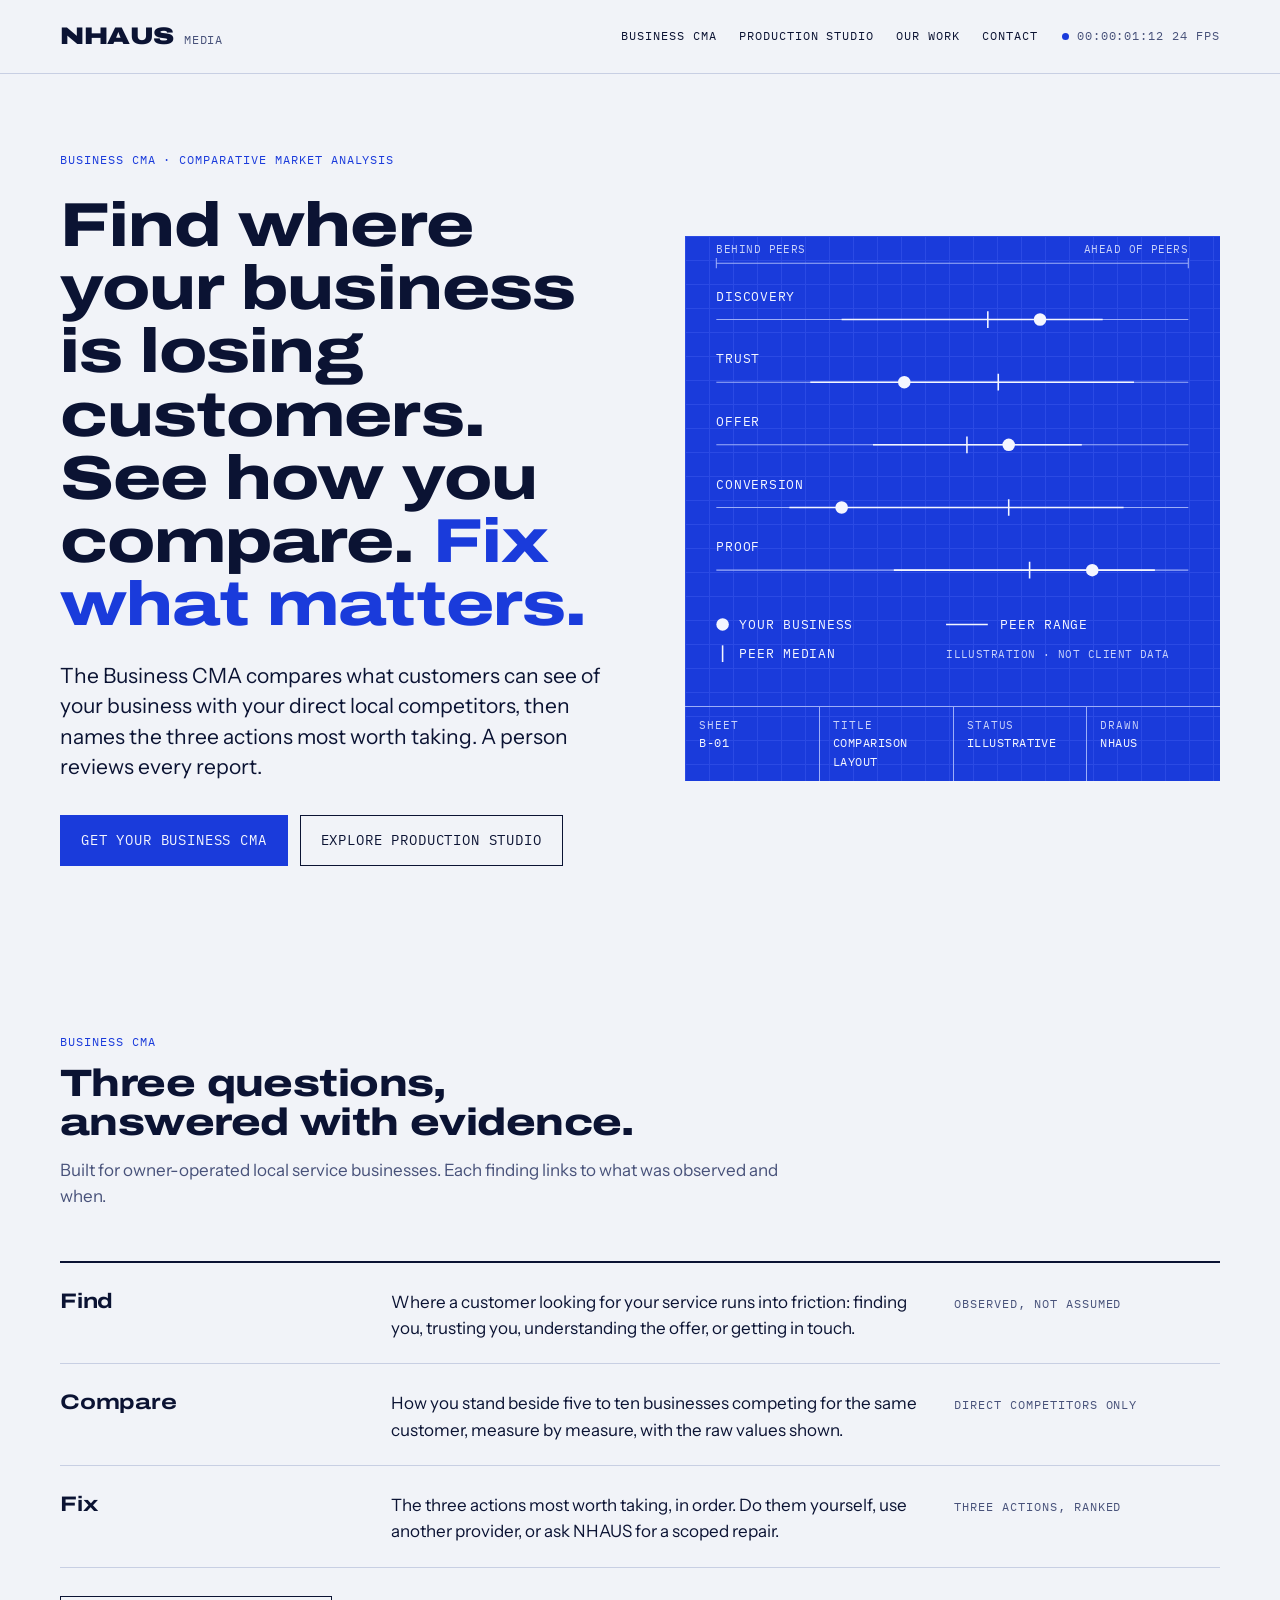
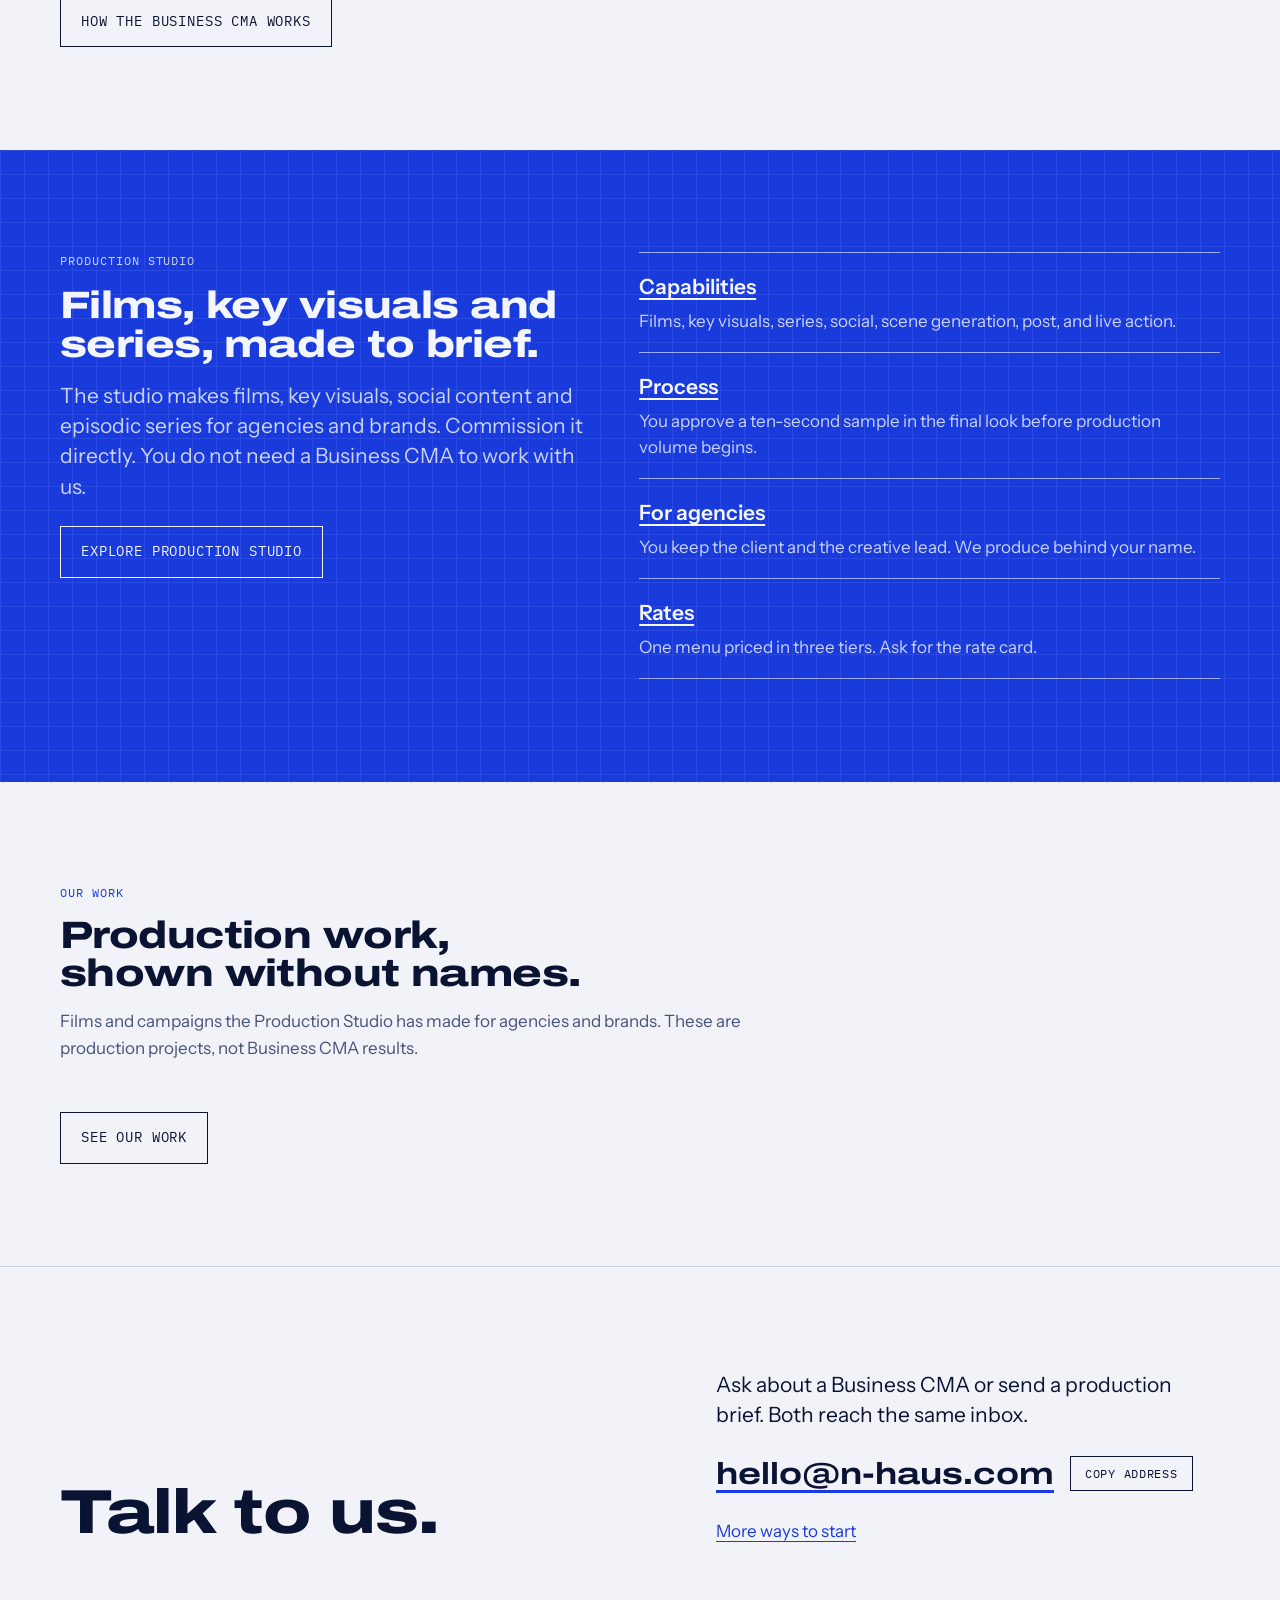
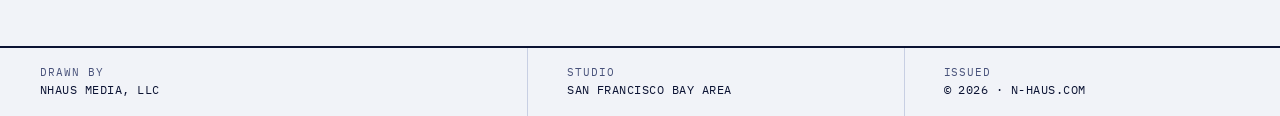
<file: index.html>
<!doctype html>
<html lang="en">
<head>
<meta charset="utf-8">
<meta name="viewport" content="width=device-width, initial-scale=1, viewport-fit=cover">
<title>NHAUS | Business CMA and Production Studio</title>
<meta name="description" content="NHAUS shows local businesses where they are losing customers, how they compare with competitors, and what to fix first. Also home to the NHAUS Production Studio.">
<link rel="canonical" href="https://www.n-haus.com/">
<meta property="og:type" content="website">
<meta property="og:site_name" content="NHAUS">
<meta property="og:title" content="NHAUS | Business CMA and Production Studio">
<meta property="og:description" content="NHAUS shows local businesses where they are losing customers, how they compare with competitors, and what to fix first. Also home to the NHAUS Production Studio.">
<meta property="og:url" content="https://www.n-haus.com/">
<meta name="theme-color" content="#1A3BDB">
<link rel="icon" href="favicon.svg" type="image/svg+xml">
<link rel="preload" href="fonts/archivo.woff2" as="font" type="font/woff2" crossorigin>
<link rel="stylesheet" href="site.css">
</head>
<body data-page="home">
<a class="skip mono" href="#top">Skip to content</a>
<header class="top">
  <div class="wrap">
    <a class="mark" href="./" aria-label="NHAUS, home">
      <b>NHAUS</b><span class="mono">Media</span>
    </a>
    <nav class="nav mono" aria-label="Primary">
      <a href="business-cma/">Business CMA</a>
      <a href="production-studio/">Production Studio</a>
      <a href="work/">Our Work</a>
      <a href="contact/">Contact</a>
    </nav>
    <div class="tc mono" aria-hidden="true"><i></i><span id="timecode">00:00:00:00</span><span>24 fps</span></div>
  </div>
</header>

<main id="top">
  <section class="hero">
    <div class="wrap hero-grid">
      <div class="hero-copy">
        <p class="mono eyebrow">Business CMA · Comparative market analysis</p>
        <h1 class="display">Find where your business is losing customers. See how you compare. <em>Fix what matters.</em></h1>
        <p class="lede">The Business CMA compares what customers can see of your business with your direct local competitors, then names the three actions most worth taking. A person reviews every report.</p>
        <div class="actions">
          <a class="btn solid" href="business-cma/">Get your Business CMA</a>
          <a class="btn" href="production-studio/">Explore Production Studio</a>
        </div>
      </div>

      <figure class="blueprint" style="margin:0">
        <svg viewBox="0 0 512 450" role="img" aria-labelledby="bp-title bp-desc">
          <title id="bp-title">How a comparison is drawn</title>
          <desc id="bp-desc">An illustration of the report layout, not client data. Five rows, one each for discovery, trust, offer, conversion and proof. Each row shows the range of comparable businesses, their median, and a marker for your business.</desc>

          <path class="bp-thin" d="M30 26 H482 M30 21 V31 M482 21 V31"/>
          <text class="bp-dim" x="30" y="16">BEHIND PEERS</text>
          <text class="bp-dim" x="482" y="16" text-anchor="end">AHEAD OF PEERS</text>

          <text class="bp-label" x="30" y="62">DISCOVERY</text>
          <path class="bp-thin" d="M30 80 H482"/>
          <path class="bp-line" d="M150 80 H400 M290 72 V88"/>
          <circle class="bp-dot" cx="340" cy="80" r="6"/>

          <text class="bp-label" x="30" y="122">TRUST</text>
          <path class="bp-thin" d="M30 140 H482"/>
          <path class="bp-line" d="M120 140 H430 M300 132 V148"/>
          <circle class="bp-dot" cx="210" cy="140" r="6"/>

          <text class="bp-label" x="30" y="182">OFFER</text>
          <path class="bp-thin" d="M30 200 H482"/>
          <path class="bp-line" d="M180 200 H380 M270 192 V208"/>
          <circle class="bp-dot" cx="310" cy="200" r="6"/>

          <text class="bp-label" x="30" y="242">CONVERSION</text>
          <path class="bp-thin" d="M30 260 H482"/>
          <path class="bp-line" d="M100 260 H420 M310 252 V268"/>
          <circle class="bp-dot" cx="150" cy="260" r="6"/>

          <text class="bp-label" x="30" y="302">PROOF</text>
          <path class="bp-thin" d="M30 320 H482"/>
          <path class="bp-line" d="M200 320 H450 M330 312 V328"/>
          <circle class="bp-dot" cx="390" cy="320" r="6"/>

          <circle class="bp-dot" cx="36" cy="372" r="6"/>
          <text class="bp-label" x="52" y="376">YOUR BUSINESS</text>
          <path class="bp-line" d="M36 392 V408"/>
          <text class="bp-label" x="52" y="404">PEER MEDIAN</text>
          <path class="bp-line" d="M250 372 H290"/>
          <text class="bp-label" x="302" y="376">PEER RANGE</text>
          <text class="bp-dim" x="250" y="404">ILLUSTRATION · NOT CLIENT DATA</text>
        </svg>
        <figcaption class="titleblock mono">
          <div><span class="tb-k">Sheet</span><span class="tb-v">B-01</span></div>
          <div><span class="tb-k">Title</span><span class="tb-v">Comparison layout</span></div>
          <div><span class="tb-k">Status</span><span class="tb-v">Illustrative</span></div>
          <div><span class="tb-k">Drawn</span><span class="tb-v">NHAUS</span></div>
        </figcaption>
      </figure>
    </div>
  </section>

  <section class="section" id="business-cma">
    <div class="wrap">
      <div class="section-head">
        <p class="mono eyebrow">Business CMA</p>
        <h2 class="display">Three questions, answered with evidence.</h2>
        <p class="muted">Built for owner-operated local service businesses. Each finding links to what was observed and when.</p>
      </div>

      <div class="schedule">
        <div class="row">
          <h3>Find</h3>
          <p>Where a customer looking for your service runs into friction: finding you, trusting you, understanding the offer, or getting in touch.</p>
          <p class="mono spec">Observed, not assumed</p>
        </div>
        <div class="row">
          <h3>Compare</h3>
          <p>How you stand beside five to ten businesses competing for the same customer, measure by measure, with the raw values shown.</p>
          <p class="mono spec">Direct competitors only</p>
        </div>
        <div class="row">
          <h3>Fix</h3>
          <p>The three actions most worth taking, in order. Do them yourself, use another provider, or ask NHAUS for a scoped repair.</p>
          <p class="mono spec">Three actions, ranked</p>
        </div>
      </div>

      <div class="actions" style="margin-top:28px">
        <a class="btn" href="business-cma/">How the Business CMA works</a>
      </div>
    </div>
  </section>

  <section class="section band" id="production-studio">
    <div class="wrap band-grid">
      <div class="band-lead">
        <p class="mono eyebrow">Production Studio</p>
        <h2 class="display">Films, key visuals and series, made to brief.</h2>
        <p class="band-say">The studio makes films, key visuals, social content and episodic series for agencies and brands. Commission it directly. You do not need a Business CMA to work with us.</p>
        <div class="actions">
          <a class="btn" href="production-studio/">Explore Production Studio</a>
        </div>
      </div>
      <dl class="terms">
        <div id="capabilities">
          <dt><a class="link" href="production-studio/#capabilities">Capabilities</a></dt>
          <dd>Films, key visuals, series, social, scene generation, post, and live action.</dd>
        </div>
        <div id="process">
          <dt><a class="link" href="production-studio/#process">Process</a></dt>
          <dd>You approve a ten-second sample in the final look before production volume begins.</dd>
        </div>
        <div id="agencies">
          <dt><a class="link" href="production-studio/#agencies">For agencies</a></dt>
          <dd>You keep the client and the creative lead. We produce behind your name.</dd>
        </div>
        <div id="rates">
          <dt><a class="link" href="production-studio/#rates">Rates</a></dt>
          <dd>One menu priced in three tiers. Ask for the rate card.</dd>
        </div>
      </dl>
    </div>
  </section>

  <section class="section" id="work">
    <div class="wrap">
      <div class="section-head">
        <p class="mono eyebrow">Our work</p>
        <h2 class="display">Production work, shown without names.</h2>
        <p class="muted">Films and campaigns the Production Studio has made for agencies and brands. These are production projects, not Business CMA results.</p>
      </div>
      <div class="actions">
        <a class="btn" href="work/">See our work</a>
      </div>
    </div>
  </section>

  <section class="contact" id="contact">
    <div class="wrap contact-grid">
      <h2 class="display">Talk to us.</h2>
      <div class="contact-copy">
        <p class="lede">Ask about a Business CMA or send a production brief. Both reach the same inbox.</p>
        <div class="mail">
          <a id="email-link" href="mailto:hello@n-haus.com">hello@n-haus.com</a>
          <button class="btn small" type="button" id="copy-email">Copy address</button>
        </div>
        <p><a class="link" href="contact/">More ways to start</a></p>
      </div>
    </div>
  </section>
</main>

<footer class="foot">
  <div class="foot-grid mono">
    <div><span class="k">Drawn by</span><span class="v">NHAUS MEDIA, LLC</span></div>
    <div><span class="k">Studio</span><span class="v">San Francisco Bay Area</span></div>
    <div><span class="k">Issued</span><span class="v">© 2026 · n-haus.com</span></div>
  </div>
</footer>

<script src="site.js"></script>
</body>
</html>
</file>
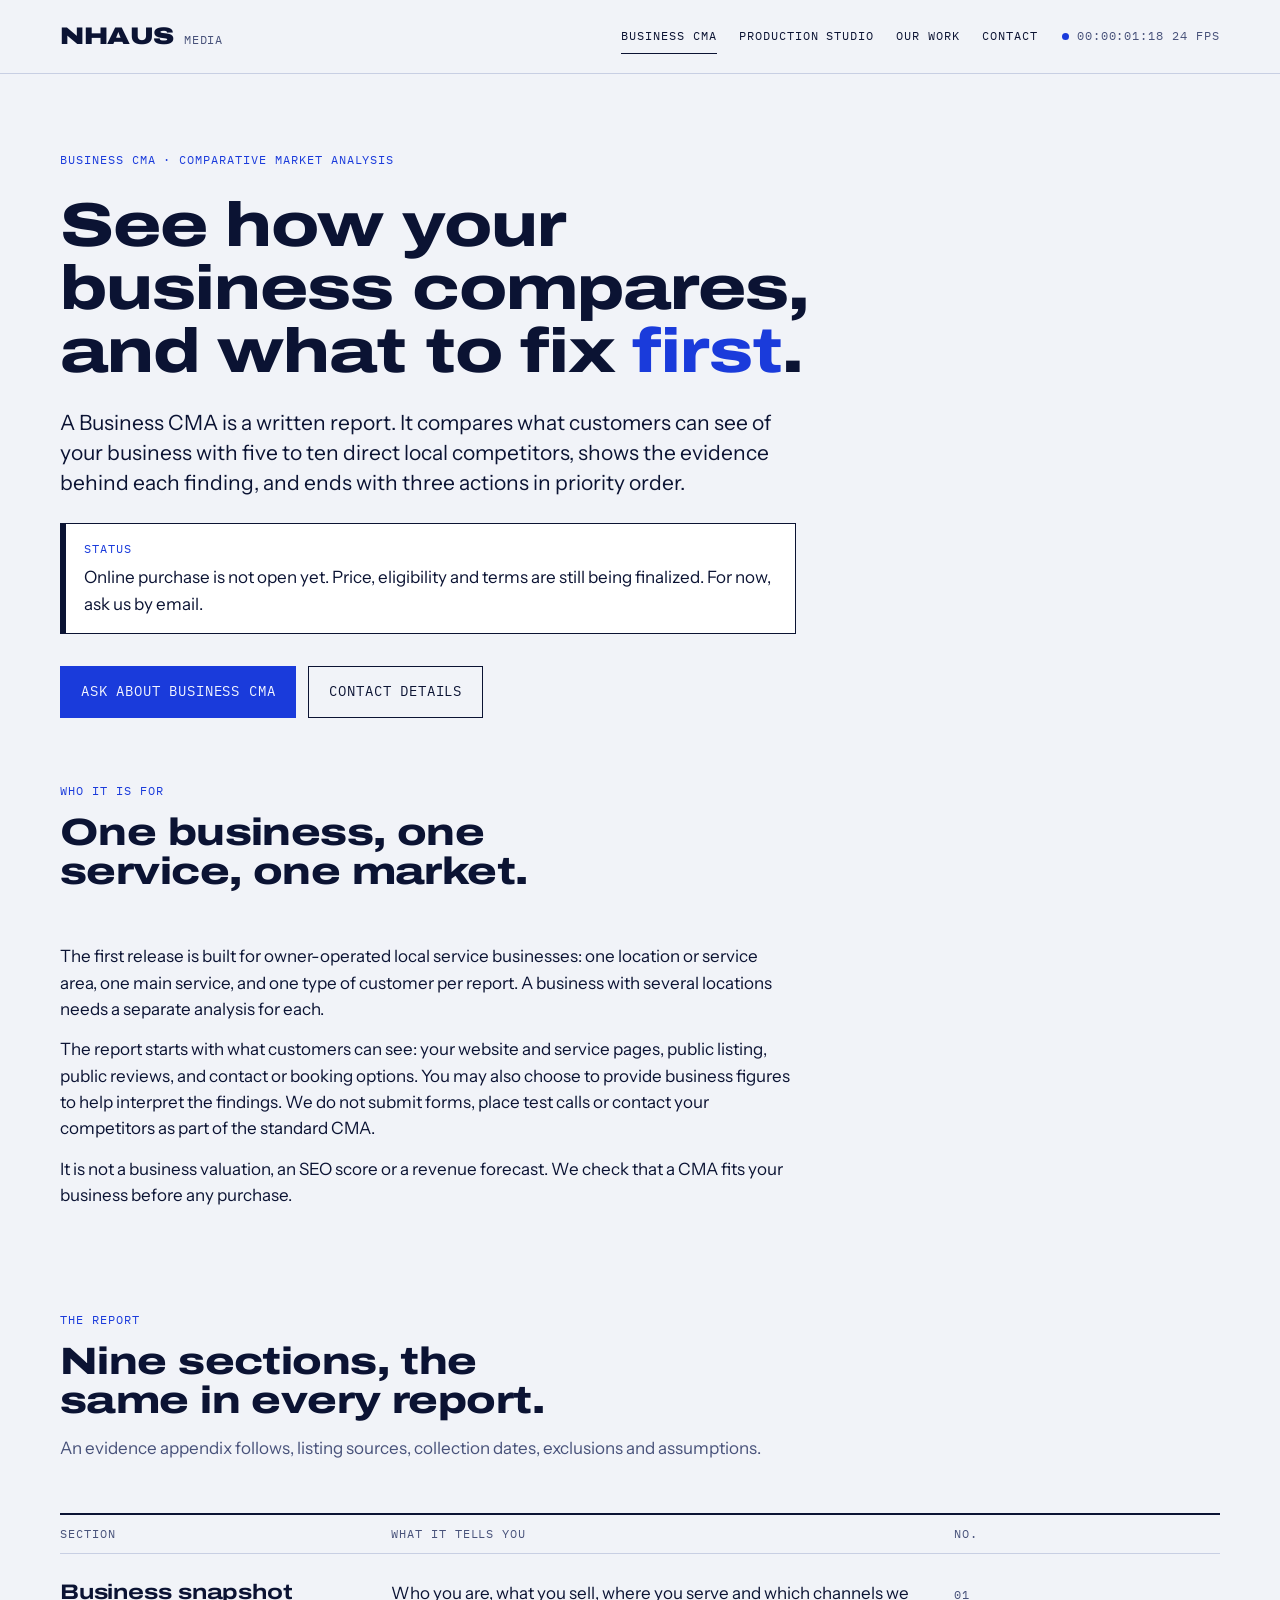
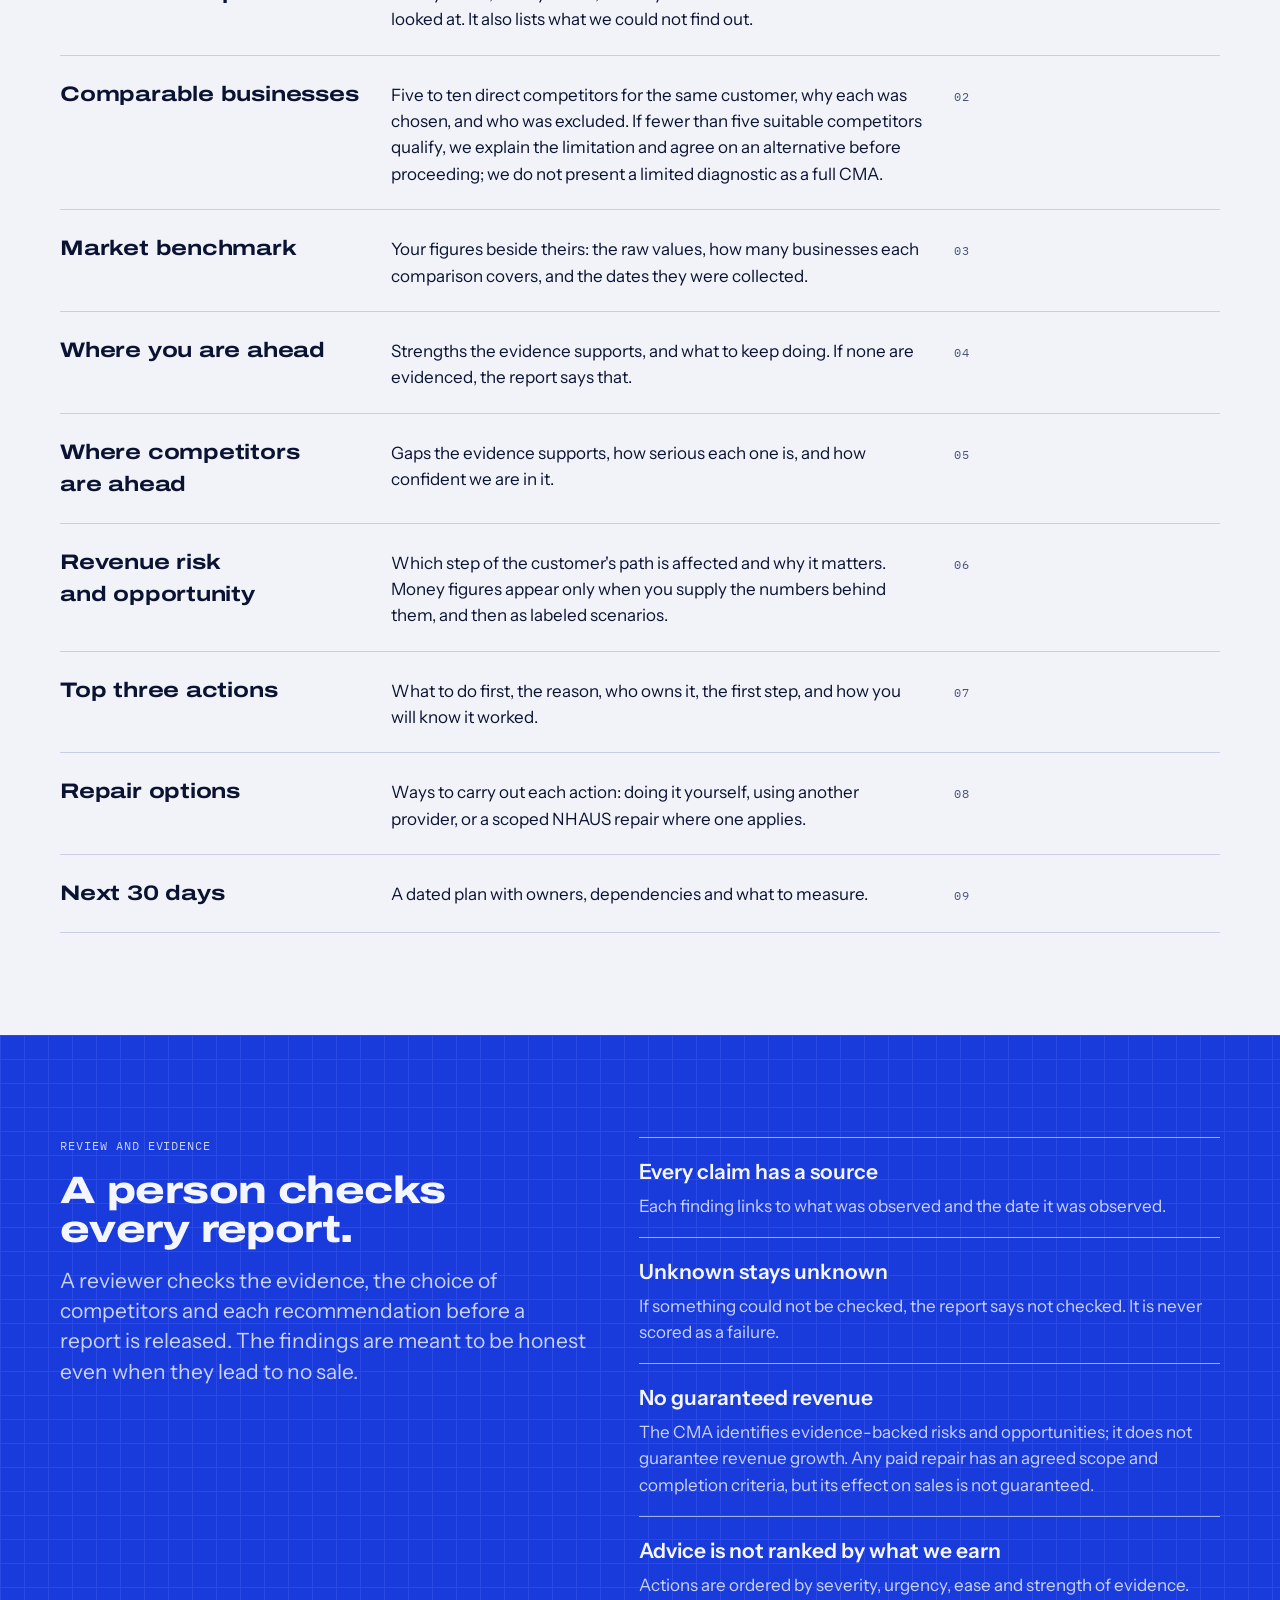
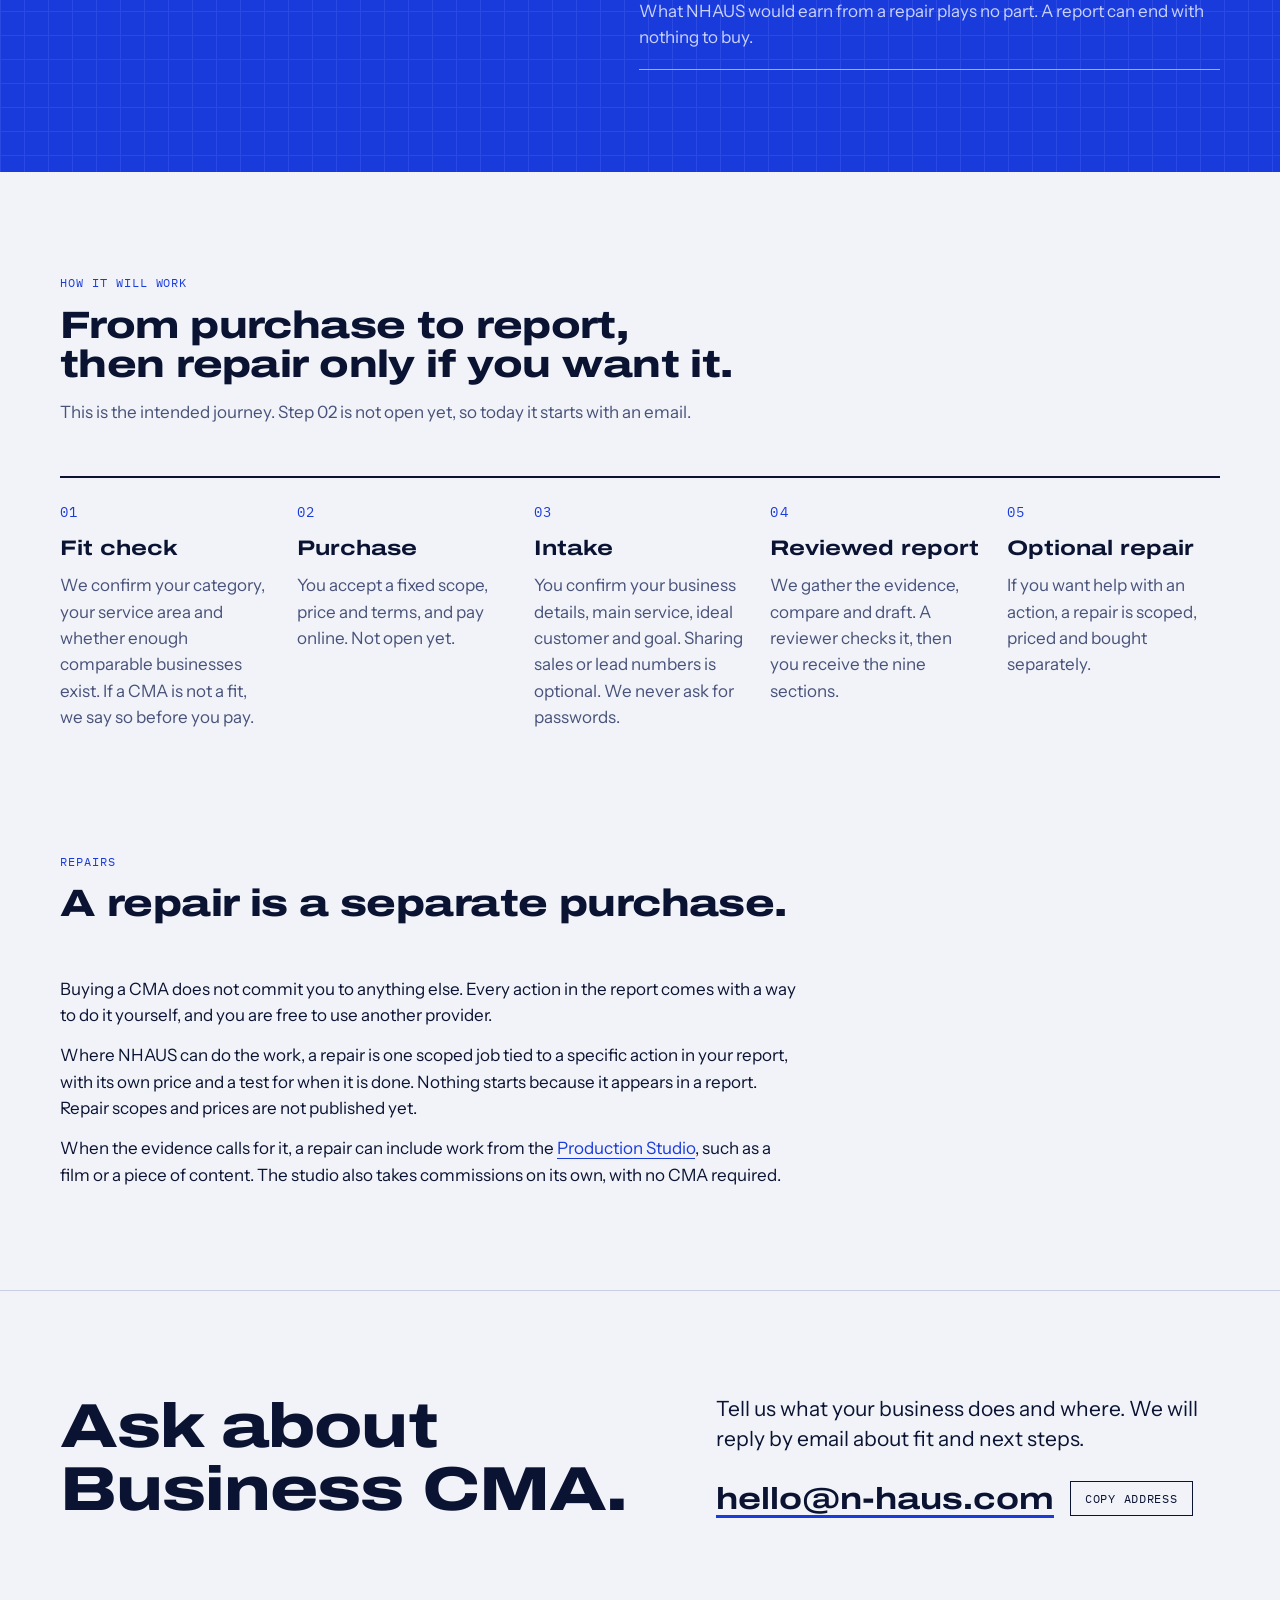
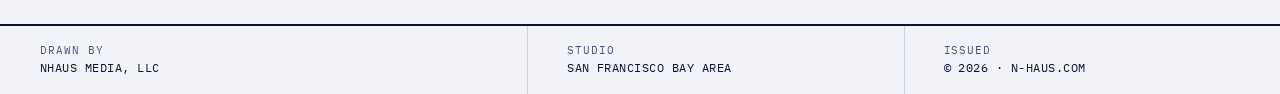
<file: business-cma/index.html>
<!doctype html>
<html lang="en">
<head>
<meta charset="utf-8">
<meta name="viewport" content="width=device-width, initial-scale=1, viewport-fit=cover">
<title>Business CMA | NHAUS</title>
<meta name="description" content="The NHAUS Business CMA compares your local service business with direct competitors, shows the evidence, and names the three actions most worth taking. Every report is reviewed by a person.">
<link rel="canonical" href="https://www.n-haus.com/business-cma/">
<meta property="og:type" content="website">
<meta property="og:site_name" content="NHAUS">
<meta property="og:title" content="Business CMA | NHAUS">
<meta property="og:description" content="The NHAUS Business CMA compares your local service business with direct competitors, shows the evidence, and names the three actions most worth taking. Every report is reviewed by a person.">
<meta property="og:url" content="https://www.n-haus.com/business-cma/">
<meta name="theme-color" content="#1A3BDB">
<link rel="icon" href="../favicon.svg" type="image/svg+xml">
<link rel="preload" href="../fonts/archivo.woff2" as="font" type="font/woff2" crossorigin>
<link rel="stylesheet" href="../site.css">
</head>
<body data-page="cma">
<a class="skip mono" href="#top">Skip to content</a>
<header class="top">
  <div class="wrap">
    <a class="mark" href="../" aria-label="NHAUS, home">
      <b>NHAUS</b><span class="mono">Media</span>
    </a>
    <nav class="nav mono" aria-label="Primary">
      <a href="../business-cma/" aria-current="page">Business CMA</a>
      <a href="../production-studio/">Production Studio</a>
      <a href="../work/">Our Work</a>
      <a href="../contact/">Contact</a>
    </nav>
    <div class="tc mono" aria-hidden="true"><i></i><span id="timecode">00:00:00:00</span><span>24 fps</span></div>
  </div>
</header>

<main id="top">
  <section class="hero plain">
    <div class="wrap hero-grid">
      <div class="hero-copy">
        <p class="mono eyebrow">Business CMA · Comparative market analysis</p>
        <h1 class="display">See how your business compares, and what to fix <em>first</em>.</h1>
        <p class="lede">A Business CMA is a written report. It compares what customers can see of your business with five to ten direct local competitors, shows the evidence behind each finding, and ends with three actions in priority order.</p>
        <div class="note" role="note">
          <p class="mono">Status</p>
          <p>Online purchase is not open yet. Price, eligibility and terms are still being finalized. For now, ask us by email.</p>
        </div>
        <div class="actions">
          <a class="btn solid" href="mailto:hello@n-haus.com?subject=Business%20CMA%20inquiry">Ask about Business CMA</a>
          <a class="btn" href="../contact/">Contact details</a>
        </div>
      </div>
    </div>
  </section>

  <section class="section tight" id="fit">
    <div class="wrap">
      <div class="section-head">
        <p class="mono eyebrow">Who it is for</p>
        <h2 class="display">One business, one service, one market.</h2>
      </div>
      <div class="prose">
        <p>The first release is built for owner-operated local service businesses: one location or service area, one main service, and one type of customer per report. A business with several locations needs a separate analysis for each.</p>
        <p>The report starts with what customers can see: your website and service pages, public listing, public reviews, and contact or booking options. You may also choose to provide business figures to help interpret the findings. We do not submit forms, place test calls or contact your competitors as part of the standard CMA.</p>
        <p>It is not a business valuation, an SEO score or a revenue forecast. We check that a CMA fits your business before any purchase.</p>
      </div>
    </div>
  </section>

  <section class="section tight" id="report">
    <div class="wrap">
      <div class="section-head">
        <p class="mono eyebrow">The report</p>
        <h2 class="display">Nine sections, the same in every report.</h2>
        <p class="muted">An evidence appendix follows, listing sources, collection dates, exclusions and assumptions.</p>
      </div>

      <div class="schedule">
        <div class="row row-head mono" aria-hidden="true"><span>Section</span><span>What it tells you</span><span>No.</span></div>
        <div class="row">
          <h3>Business snapshot</h3>
          <p>Who you are, what you sell, where you serve and which channels we looked at. It also lists what we could not find out.</p>
          <p class="mono spec">01</p>
        </div>
        <div class="row">
          <h3>Comparable businesses</h3>
          <p>Five to ten direct competitors for the same customer, why each was chosen, and who was excluded. If fewer than five suitable competitors qualify, we explain the limitation and agree on an alternative before proceeding; we do not present a limited diagnostic as a full CMA.</p>
          <p class="mono spec">02</p>
        </div>
        <div class="row">
          <h3>Market benchmark</h3>
          <p>Your figures beside theirs: the raw values, how many businesses each comparison covers, and the dates they were collected.</p>
          <p class="mono spec">03</p>
        </div>
        <div class="row">
          <h3>Where you are ahead</h3>
          <p>Strengths the evidence supports, and what to keep doing. If none are evidenced, the report says that.</p>
          <p class="mono spec">04</p>
        </div>
        <div class="row">
          <h3>Where competitors are ahead</h3>
          <p>Gaps the evidence supports, how serious each one is, and how confident we are in it.</p>
          <p class="mono spec">05</p>
        </div>
        <div class="row">
          <h3>Revenue risk and opportunity</h3>
          <p>Which step of the customer's path is affected and why it matters. Money figures appear only when you supply the numbers behind them, and then as labeled scenarios.</p>
          <p class="mono spec">06</p>
        </div>
        <div class="row">
          <h3>Top three actions</h3>
          <p>What to do first, the reason, who owns it, the first step, and how you will know it worked.</p>
          <p class="mono spec">07</p>
        </div>
        <div class="row">
          <h3>Repair options</h3>
          <p>Ways to carry out each action: doing it yourself, using another provider, or a scoped NHAUS repair where one applies.</p>
          <p class="mono spec">08</p>
        </div>
        <div class="row">
          <h3>Next 30 days</h3>
          <p>A dated plan with owners, dependencies and what to measure.</p>
          <p class="mono spec">09</p>
        </div>
      </div>
    </div>
  </section>

  <section class="section band" id="review">
    <div class="wrap band-grid">
      <div class="band-lead">
        <p class="mono eyebrow">Review and evidence</p>
        <h2 class="display">A person checks every report.</h2>
        <p class="band-say">A reviewer checks the evidence, the choice of competitors and each recommendation before a report is released. The findings are meant to be honest even when they lead to no sale.</p>
      </div>
      <dl class="terms">
        <div>
          <dt>Every claim has a source</dt>
          <dd>Each finding links to what was observed and the date it was observed.</dd>
        </div>
        <div>
          <dt>Unknown stays unknown</dt>
          <dd>If something could not be checked, the report says not checked. It is never scored as a failure.</dd>
        </div>
        <div>
          <dt>No guaranteed revenue</dt>
          <dd>The CMA identifies evidence-backed risks and opportunities; it does not guarantee revenue growth. Any paid repair has an agreed scope and completion criteria, but its effect on sales is not guaranteed.</dd>
        </div>
        <div>
          <dt>Advice is not ranked by what we earn</dt>
          <dd>Actions are ordered by severity, urgency, ease and strength of evidence. What NHAUS would earn from a repair plays no part. A report can end with nothing to buy.</dd>
        </div>
      </dl>
    </div>
  </section>

  <section class="section" id="journey">
    <div class="wrap">
      <div class="section-head">
        <p class="mono eyebrow">How it will work</p>
        <h2 class="display">From purchase to report, then repair only if you want it.</h2>
        <p class="muted">This is the intended journey. Step 02 is not open yet, so today it starts with an email.</p>
      </div>

      <ol class="steps">
        <li>
          <span class="mono n">01</span>
          <h3>Fit check</h3>
          <p>We confirm your category, your service area and whether enough comparable businesses exist. If a CMA is not a fit, we say so before you pay.</p>
        </li>
        <li>
          <span class="mono n">02</span>
          <h3>Purchase</h3>
          <p>You accept a fixed scope, price and terms, and pay online. Not open yet.</p>
        </li>
        <li>
          <span class="mono n">03</span>
          <h3>Intake</h3>
          <p>You confirm your business details, main service, ideal customer and goal. Sharing sales or lead numbers is optional. We never ask for passwords.</p>
        </li>
        <li>
          <span class="mono n">04</span>
          <h3>Reviewed report</h3>
          <p>We gather the evidence, compare and draft. A reviewer checks it, then you receive the nine sections.</p>
        </li>
        <li>
          <span class="mono n">05</span>
          <h3>Optional repair</h3>
          <p>If you want help with an action, a repair is scoped, priced and bought separately.</p>
        </li>
      </ol>
    </div>
  </section>

  <section class="section tight" id="repairs">
    <div class="wrap">
      <div class="section-head">
        <p class="mono eyebrow">Repairs</p>
        <h2 class="display">A repair is a separate purchase.</h2>
      </div>
      <div class="prose">
        <p>Buying a CMA does not commit you to anything else. Every action in the report comes with a way to do it yourself, and you are free to use another provider.</p>
        <p>Where NHAUS can do the work, a repair is one scoped job tied to a specific action in your report, with its own price and a test for when it is done. Nothing starts because it appears in a report. Repair scopes and prices are not published yet.</p>
        <p>When the evidence calls for it, a repair can include work from the <a class="link" href="../production-studio/">Production Studio</a>, such as a film or a piece of content. The studio also takes commissions on its own, with no CMA required.</p>
      </div>
    </div>
  </section>

  <section class="contact" id="ask">
    <div class="wrap contact-grid">
      <h2 class="display">Ask about Business CMA.</h2>
      <div class="contact-copy">
        <p class="lede">Tell us what your business does and where. We will reply by email about fit and next steps.</p>
        <div class="mail">
          <a id="email-link" href="mailto:hello@n-haus.com?subject=Business%20CMA%20inquiry">hello@n-haus.com</a>
          <button class="btn small" type="button" id="copy-email">Copy address</button>
        </div>
      </div>
    </div>
  </section>
</main>

<footer class="foot">
  <div class="foot-grid mono">
    <div><span class="k">Drawn by</span><span class="v">NHAUS MEDIA, LLC</span></div>
    <div><span class="k">Studio</span><span class="v">San Francisco Bay Area</span></div>
    <div><span class="k">Issued</span><span class="v">© 2026 · n-haus.com</span></div>
  </div>
</footer>

<script src="../site.js"></script>
</body>
</html>
</file>
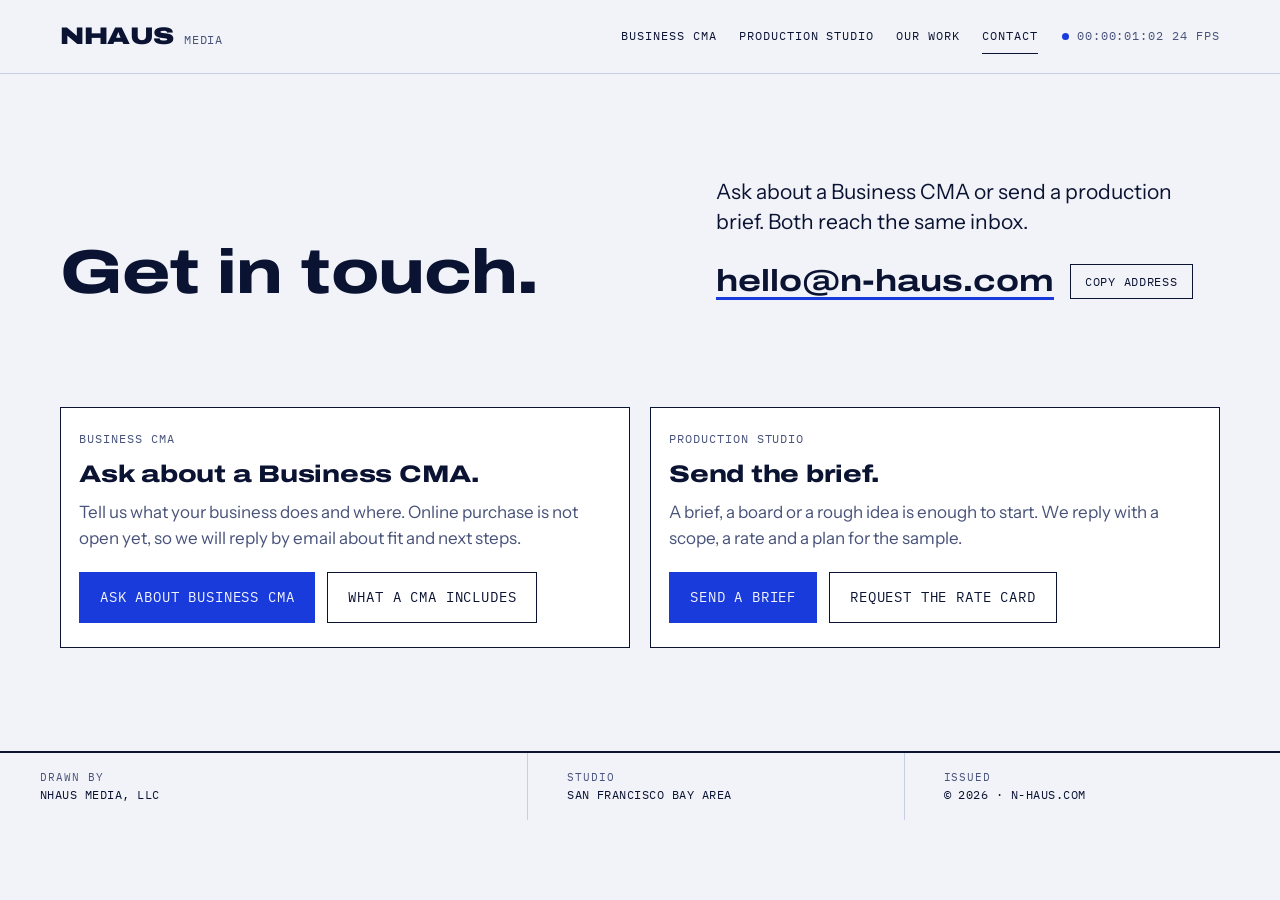
<file: contact/index.html>
<!doctype html>
<html lang="en">
<head>
<meta charset="utf-8">
<meta name="viewport" content="width=device-width, initial-scale=1, viewport-fit=cover">
<title>Contact | NHAUS</title>
<meta name="description" content="Contact NHAUS about a Business CMA or a Production Studio project. Email hello@n-haus.com.">
<link rel="canonical" href="https://www.n-haus.com/contact/">
<meta property="og:type" content="website">
<meta property="og:site_name" content="NHAUS">
<meta property="og:title" content="Contact | NHAUS">
<meta property="og:description" content="Contact NHAUS about a Business CMA or a Production Studio project. Email hello@n-haus.com.">
<meta property="og:url" content="https://www.n-haus.com/contact/">
<meta name="theme-color" content="#1A3BDB">
<link rel="icon" href="../favicon.svg" type="image/svg+xml">
<link rel="preload" href="../fonts/archivo.woff2" as="font" type="font/woff2" crossorigin>
<link rel="stylesheet" href="../site.css">
</head>
<body data-page="contact">
<a class="skip mono" href="#top">Skip to content</a>
<header class="top">
  <div class="wrap">
    <a class="mark" href="../" aria-label="NHAUS, home">
      <b>NHAUS</b><span class="mono">Media</span>
    </a>
    <nav class="nav mono" aria-label="Primary">
      <a href="../business-cma/">Business CMA</a>
      <a href="../production-studio/">Production Studio</a>
      <a href="../work/">Our Work</a>
      <a href="../contact/" aria-current="page">Contact</a>
    </nav>
    <div class="tc mono" aria-hidden="true"><i></i><span id="timecode">00:00:00:00</span><span>24 fps</span></div>
  </div>
</header>

<main id="top">
  <section class="contact" id="contact" style="border-top:0">
    <div class="wrap contact-grid">
      <h1 class="display">Get in touch.</h1>
      <div class="contact-copy">
        <p class="lede">Ask about a Business CMA or send a production brief. Both reach the same inbox.</p>
        <div class="mail">
          <a id="email-link" href="mailto:hello@n-haus.com">hello@n-haus.com</a>
          <button class="btn small" type="button" id="copy-email">Copy address</button>
        </div>
      </div>
    </div>
  </section>

  <section class="section tight" id="start">
    <div class="wrap">
      <div class="paths">
        <div class="path" id="business-cma">
          <p class="mono eyebrow">Business CMA</p>
          <h2>Ask about a Business CMA.</h2>
          <p>Tell us what your business does and where. Online purchase is not open yet, so we will reply by email about fit and next steps.</p>
          <div class="actions">
            <a class="btn solid" href="mailto:hello@n-haus.com?subject=Business%20CMA%20inquiry">Ask about Business CMA</a>
            <a class="btn" href="../business-cma/">What a CMA includes</a>
          </div>
        </div>
        <div class="path" id="production">
          <p class="mono eyebrow">Production Studio</p>
          <h2>Send the brief.</h2>
          <p>A brief, a board or a rough idea is enough to start. We reply with a scope, a rate and a plan for the sample.</p>
          <div class="actions">
            <a class="btn solid" href="mailto:hello@n-haus.com?subject=Production%20brief">Send a brief</a>
            <a class="btn" href="mailto:hello@n-haus.com?subject=Rate%20card%20request">Request the rate card</a>
          </div>
        </div>
      </div>
    </div>
  </section>
</main>

<footer class="foot">
  <div class="foot-grid mono">
    <div><span class="k">Drawn by</span><span class="v">NHAUS MEDIA, LLC</span></div>
    <div><span class="k">Studio</span><span class="v">San Francisco Bay Area</span></div>
    <div><span class="k">Issued</span><span class="v">© 2026 · n-haus.com</span></div>
  </div>
</footer>

<script src="../site.js"></script>
</body>
</html>
</file>
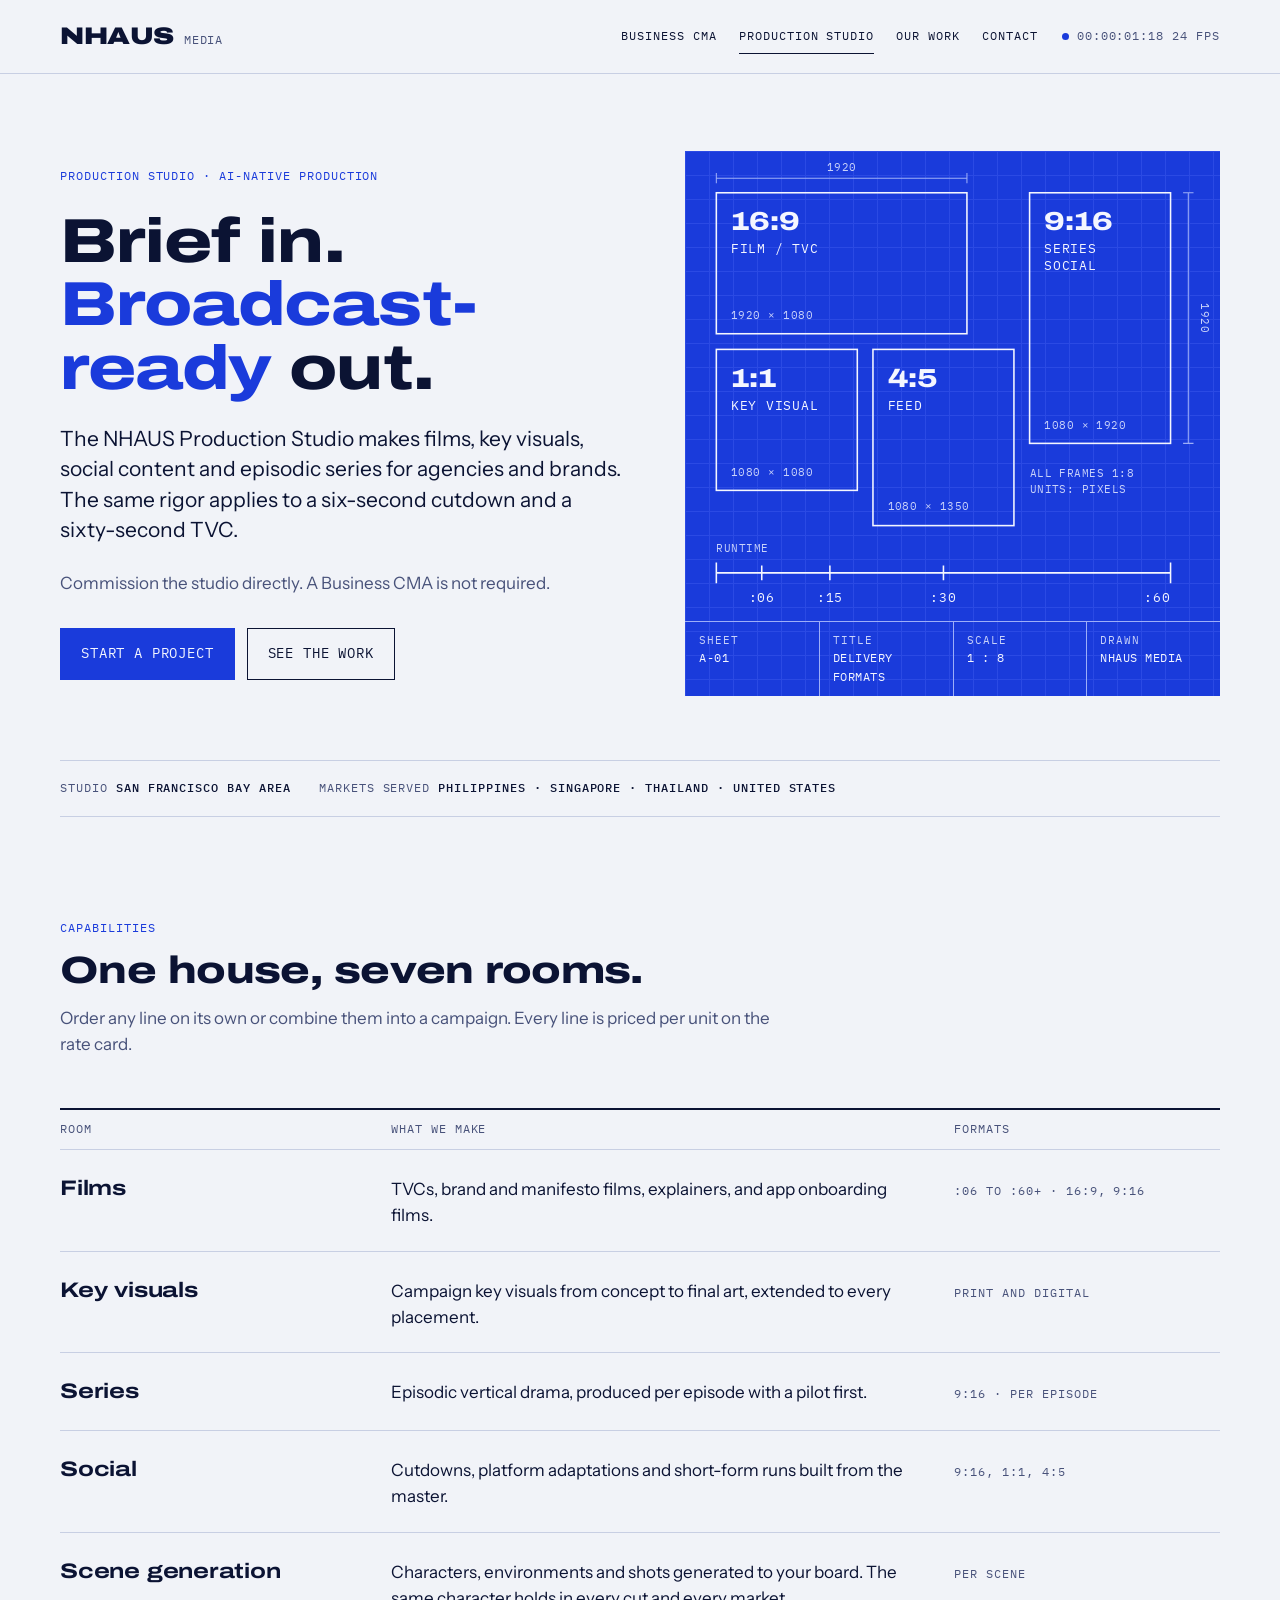
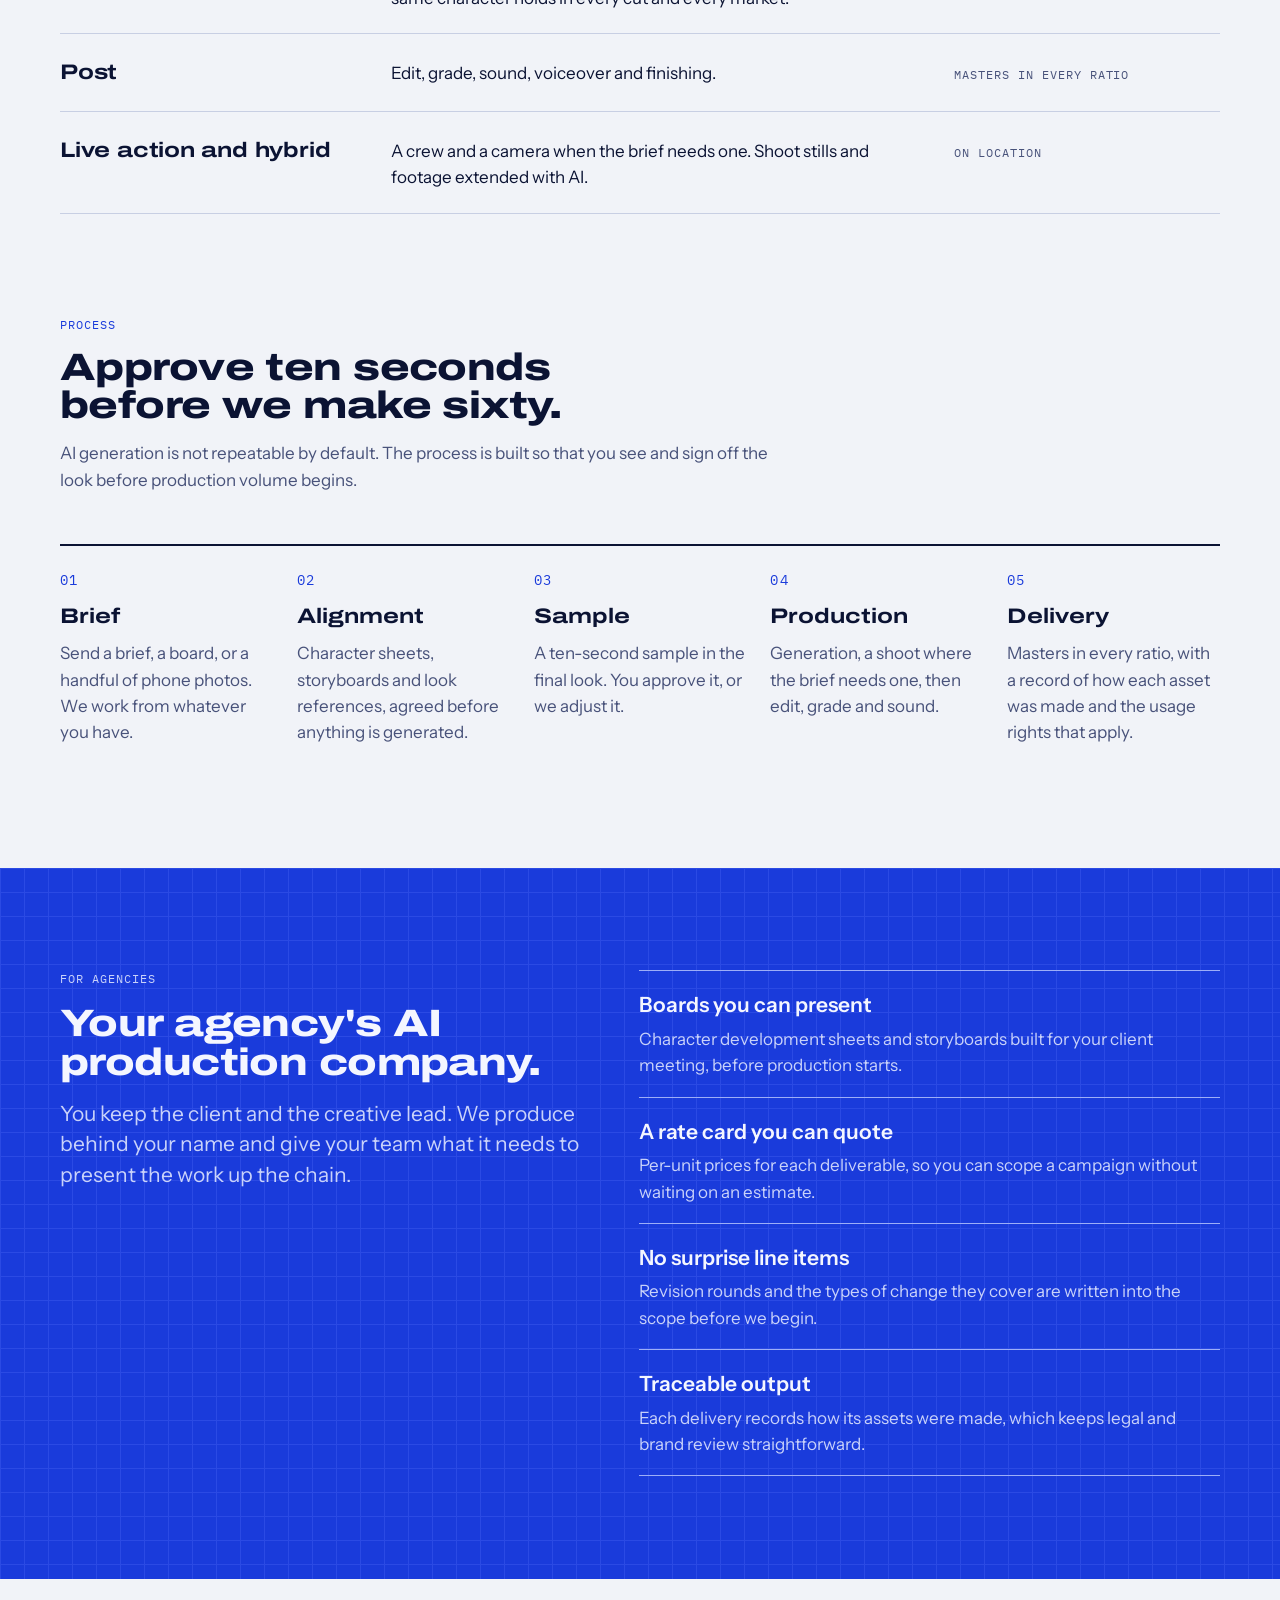
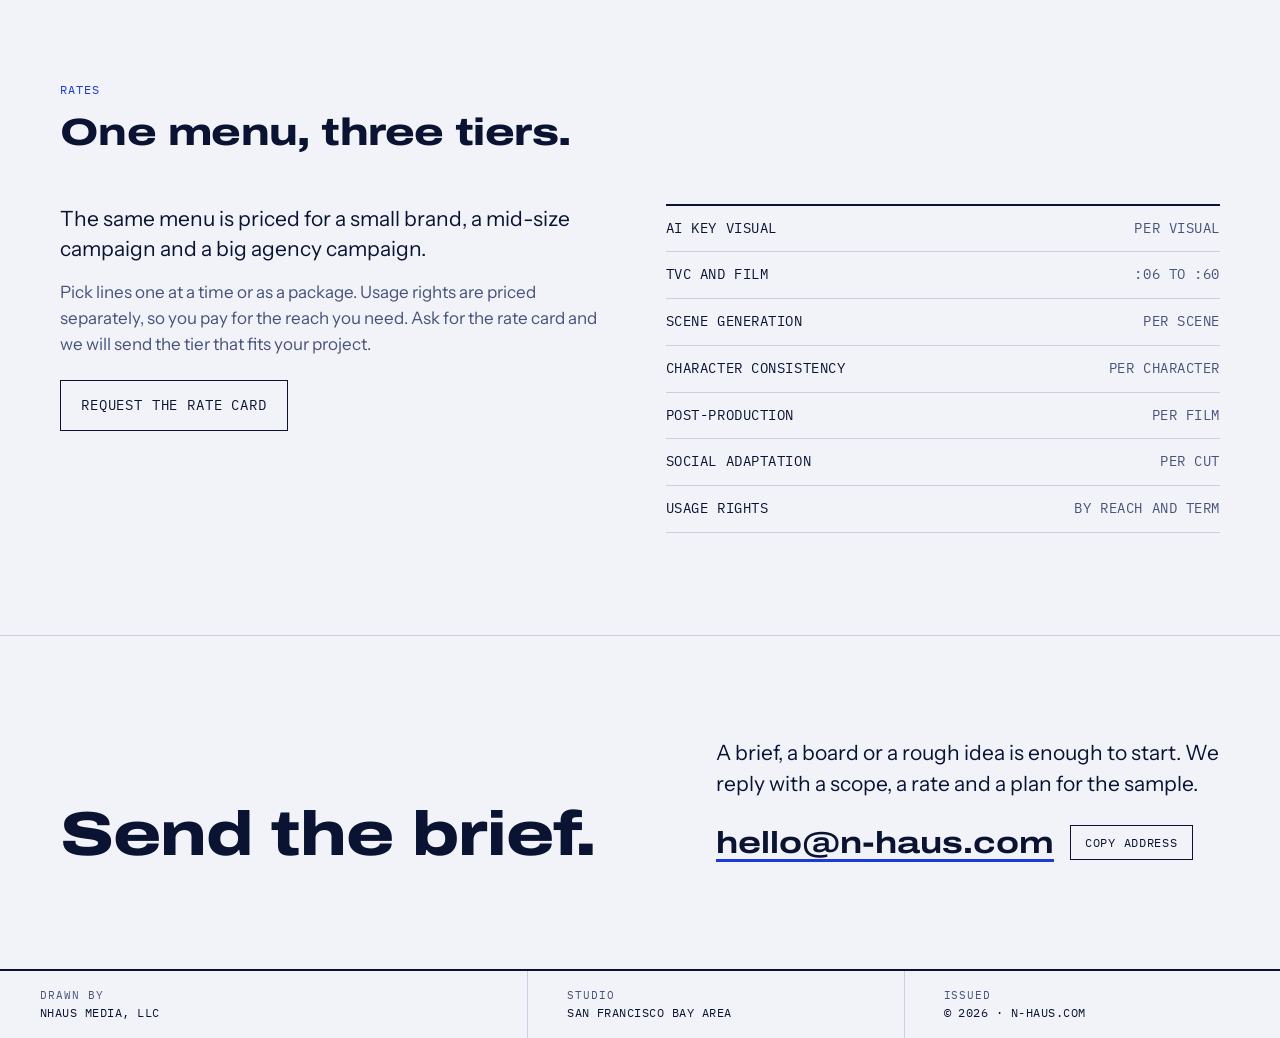
<file: production-studio/index.html>
<!doctype html>
<html lang="en">
<head>
<meta charset="utf-8">
<meta name="viewport" content="width=device-width, initial-scale=1, viewport-fit=cover">
<title>Production Studio | NHAUS</title>
<meta name="description" content="The NHAUS Production Studio is an AI-native production studio making films, key visuals, social content and episodic series for agencies and brands.">
<link rel="canonical" href="https://www.n-haus.com/production-studio/">
<meta property="og:type" content="website">
<meta property="og:site_name" content="NHAUS">
<meta property="og:title" content="Production Studio | NHAUS">
<meta property="og:description" content="The NHAUS Production Studio is an AI-native production studio making films, key visuals, social content and episodic series for agencies and brands.">
<meta property="og:url" content="https://www.n-haus.com/production-studio/">
<meta name="theme-color" content="#1A3BDB">
<link rel="icon" href="../favicon.svg" type="image/svg+xml">
<link rel="preload" href="../fonts/archivo.woff2" as="font" type="font/woff2" crossorigin>
<link rel="stylesheet" href="../site.css">
</head>
<body data-page="studio">
<a class="skip mono" href="#top">Skip to content</a>
<header class="top">
  <div class="wrap">
    <a class="mark" href="../" aria-label="NHAUS, home">
      <b>NHAUS</b><span class="mono">Media</span>
    </a>
    <nav class="nav mono" aria-label="Primary">
      <a href="../business-cma/">Business CMA</a>
      <a href="../production-studio/" aria-current="page">Production Studio</a>
      <a href="../work/">Our Work</a>
      <a href="../contact/">Contact</a>
    </nav>
    <div class="tc mono" aria-hidden="true"><i></i><span id="timecode">00:00:00:00</span><span>24 fps</span></div>
  </div>
</header>

<main id="top">
  <section class="hero">
    <div class="wrap hero-grid">
      <div class="hero-copy">
        <p class="mono eyebrow">Production Studio · AI-native production</p>
        <h1 class="display">Brief in. <em>Broadcast-ready</em> out.</h1>
        <p class="lede">The NHAUS Production Studio makes films, key visuals, social content and episodic series for agencies and brands. The same rigor applies to a six-second cutdown and a sixty-second TVC.</p>
        <p class="muted">Commission the studio directly. A Business CMA is not required.</p>
        <div class="actions">
          <a class="btn solid" href="#contact">Start a project</a>
          <a class="btn" href="../work/">See the work</a>
        </div>
      </div>

      <figure class="blueprint" style="margin:0">
        <svg viewBox="0 0 512 450" role="img" aria-labelledby="bp-title bp-desc">
          <title id="bp-title">Delivery formats, drawn to scale</title>
          <desc id="bp-desc">Four frames at 1 to 8 scale: 16 by 9 for film and TVC, 9 by 16 for vertical series and social, 1 by 1 for key visuals, and 4 by 5 for feed. A runtime ruler below marks 6, 15, 30 and 60 seconds.</desc>

          <!-- dimension line above the 16:9 frame -->
          <path class="bp-thin" d="M30 26 H270 M30 21 V31 M270 21 V31"/>
          <text class="bp-dim" x="150" y="19" text-anchor="middle">1920</text>
          <!-- dimension line right of the 9:16 frame -->
          <path class="bp-thin" d="M482 40 V280 M477 40 H487 M477 280 H487"/>
          <text class="bp-dim" x="0" y="0" text-anchor="middle" transform="translate(494 160) rotate(90)">1920</text>

          <!-- 16:9 -->
          <rect class="bp-line" x="30" y="40" width="240" height="135"/>
          <text class="bp-ratio" x="44" y="76">16:9</text>
          <text class="bp-label" x="44" y="98">FILM / TVC</text>
          <text class="bp-dim" x="44" y="161">1920 × 1080</text>

          <!-- 9:16 -->
          <rect class="bp-line" x="330" y="40" width="135" height="240"/>
          <text class="bp-ratio" x="344" y="76">9:16</text>
          <text class="bp-label" x="344" y="98">SERIES</text>
          <text class="bp-label" x="344" y="114">SOCIAL</text>
          <text class="bp-dim" x="344" y="266">1080 × 1920</text>

          <!-- 1:1 -->
          <rect class="bp-line" x="30" y="190" width="135" height="135"/>
          <text class="bp-ratio" x="44" y="226">1:1</text>
          <text class="bp-label" x="44" y="248">KEY VISUAL</text>
          <text class="bp-dim" x="44" y="311">1080 × 1080</text>

          <!-- 4:5 -->
          <rect class="bp-line" x="180" y="190" width="135" height="168.75"/>
          <text class="bp-ratio" x="194" y="226">4:5</text>
          <text class="bp-label" x="194" y="248">FEED</text>
          <text class="bp-dim" x="194" y="344">1080 × 1350</text>

          <!-- legend -->
          <text class="bp-dim" x="330" y="312">ALL FRAMES 1:8</text>
          <text class="bp-dim" x="330" y="328">UNITS: PIXELS</text>

          <!-- runtime ruler: 60 s across 435 units -->
          <path class="bp-line" d="M30 404 H465"/>
          <path class="bp-line" d="M30 394 V414 M73.5 397 V411 M138.75 397 V411 M247.5 397 V411 M465 394 V414"/>
          <text class="bp-dim" x="30" y="384">RUNTIME</text>
          <text class="bp-label" x="73.5" y="432" text-anchor="middle">:06</text>
          <text class="bp-label" x="138.75" y="432" text-anchor="middle">:15</text>
          <text class="bp-label" x="247.5" y="432" text-anchor="middle">:30</text>
          <text class="bp-label" x="465" y="432" text-anchor="end">:60</text>
        </svg>
        <figcaption class="titleblock mono">
          <div><span class="tb-k">Sheet</span><span class="tb-v">A-01</span></div>
          <div><span class="tb-k">Title</span><span class="tb-v">Delivery formats</span></div>
          <div><span class="tb-k">Scale</span><span class="tb-v">1 : 8</span></div>
          <div><span class="tb-k">Drawn</span><span class="tb-v">NHAUS MEDIA</span></div>
        </figcaption>
      </figure>
    </div>
  </section>

  <div class="wrap">
    <p class="markets mono">
      <span>Studio <b>San Francisco Bay Area</b></span>
      <span>Markets served <b>Philippines · Singapore · Thailand · United States</b></span>
    </p>
  </div>

  <section class="section" id="capabilities">
    <div class="wrap">
      <div class="section-head">
        <p class="mono eyebrow">Capabilities</p>
        <h2 class="display">One house, seven rooms.</h2>
        <p class="muted">Order any line on its own or combine them into a campaign. Every line is priced per unit on the rate card.</p>
      </div>

      <div class="schedule">
        <div class="row row-head mono" aria-hidden="true"><span>Room</span><span>What we make</span><span>Formats</span></div>
        <div class="row">
          <h3>Films</h3>
          <p>TVCs, brand and manifesto films, explainers, and app onboarding films.</p>
          <p class="mono spec">:06 to :60+ · 16:9, 9:16</p>
        </div>
        <div class="row">
          <h3>Key visuals</h3>
          <p>Campaign key visuals from concept to final art, extended to every placement.</p>
          <p class="mono spec">Print and digital</p>
        </div>
        <div class="row">
          <h3>Series</h3>
          <p>Episodic vertical drama, produced per episode with a pilot first.</p>
          <p class="mono spec">9:16 · Per episode</p>
        </div>
        <div class="row">
          <h3>Social</h3>
          <p>Cutdowns, platform adaptations and short-form runs built from the master.</p>
          <p class="mono spec">9:16, 1:1, 4:5</p>
        </div>
        <div class="row">
          <h3>Scene generation</h3>
          <p>Characters, environments and shots generated to your board. The same character holds in every cut and every market.</p>
          <p class="mono spec">Per scene</p>
        </div>
        <div class="row">
          <h3>Post</h3>
          <p>Edit, grade, sound, voiceover and finishing.</p>
          <p class="mono spec">Masters in every ratio</p>
        </div>
        <div class="row">
          <h3>Live action and hybrid</h3>
          <p>A crew and a camera when the brief needs one. Shoot stills and footage extended with AI.</p>
          <p class="mono spec">On location</p>
        </div>
      </div>
    </div>
  </section>

  <section class="section" id="process" style="padding-top:0">
    <div class="wrap">
      <div class="section-head">
        <p class="mono eyebrow">Process</p>
        <h2 class="display">Approve ten seconds before we make sixty.</h2>
        <p class="muted">AI generation is not repeatable by default. The process is built so that you see and sign off the look before production volume begins.</p>
      </div>

      <ol class="steps">
        <li>
          <span class="mono n">01</span>
          <h3>Brief</h3>
          <p>Send a brief, a board, or a handful of phone photos. We work from whatever you have.</p>
        </li>
        <li>
          <span class="mono n">02</span>
          <h3>Alignment</h3>
          <p>Character sheets, storyboards and look references, agreed before anything is generated.</p>
        </li>
        <li>
          <span class="mono n">03</span>
          <h3>Sample</h3>
          <p>A ten-second sample in the final look. You approve it, or we adjust it.</p>
        </li>
        <li>
          <span class="mono n">04</span>
          <h3>Production</h3>
          <p>Generation, a shoot where the brief needs one, then edit, grade and sound.</p>
        </li>
        <li>
          <span class="mono n">05</span>
          <h3>Delivery</h3>
          <p>Masters in every ratio, with a record of how each asset was made and the usage rights that apply.</p>
        </li>
      </ol>
    </div>
  </section>

  <section class="section band" id="agencies">
    <div class="wrap band-grid">
      <div class="band-lead">
        <p class="mono eyebrow">For agencies</p>
        <h2 class="display">Your agency's AI production company.</h2>
        <p class="band-say">You keep the client and the creative lead. We produce behind your name and give your team what it needs to present the work up the chain.</p>
      </div>
      <dl class="terms">
        <div>
          <dt>Boards you can present</dt>
          <dd>Character development sheets and storyboards built for your client meeting, before production starts.</dd>
        </div>
        <div>
          <dt>A rate card you can quote</dt>
          <dd>Per-unit prices for each deliverable, so you can scope a campaign without waiting on an estimate.</dd>
        </div>
        <div>
          <dt>No surprise line items</dt>
          <dd>Revision rounds and the types of change they cover are written into the scope before we begin.</dd>
        </div>
        <div>
          <dt>Traceable output</dt>
          <dd>Each delivery records how its assets were made, which keeps legal and brand review straightforward.</dd>
        </div>
      </dl>
    </div>
  </section>

  <section class="section" id="rates">
    <div class="wrap">
      <div class="section-head">
        <p class="mono eyebrow">Rates</p>
        <h2 class="display">One menu, three tiers.</h2>
      </div>
      <div class="rates">
        <div>
          <p class="lede">The same menu is priced for a small brand, a mid-size campaign and a big agency campaign.</p>
          <p class="muted">Pick lines one at a time or as a package. Usage rights are priced separately, so you pay for the reach you need. Ask for the rate card and we will send the tier that fits your project.</p>
          <div class="actions" style="margin-top:22px">
            <a class="btn" href="#contact">Request the rate card</a>
          </div>
        </div>
        <ul class="menu mono">
          <li><span>AI key visual</span><span>Per visual</span></li>
          <li><span>TVC and film</span><span>:06 to :60</span></li>
          <li><span>Scene generation</span><span>Per scene</span></li>
          <li><span>Character consistency</span><span>Per character</span></li>
          <li><span>Post-production</span><span>Per film</span></li>
          <li><span>Social adaptation</span><span>Per cut</span></li>
          <li><span>Usage rights</span><span>By reach and term</span></li>
        </ul>
      </div>
    </div>
  </section>

  <section class="contact" id="contact">
    <div class="wrap contact-grid">
      <h2 class="display">Send the brief.</h2>
      <div class="contact-copy">
        <p class="lede">A brief, a board or a rough idea is enough to start. We reply with a scope, a rate and a plan for the sample.</p>
        <div class="mail">
          <a id="email-link" href="mailto:hello@n-haus.com">hello@n-haus.com</a>
          <button class="btn small" type="button" id="copy-email">Copy address</button>
        </div>
      </div>
    </div>
  </section>
</main>

<footer class="foot">
  <div class="foot-grid mono">
    <div><span class="k">Drawn by</span><span class="v">NHAUS MEDIA, LLC</span></div>
    <div><span class="k">Studio</span><span class="v">San Francisco Bay Area</span></div>
    <div><span class="k">Issued</span><span class="v">© 2026 · n-haus.com</span></div>
  </div>
</footer>

<script src="../site.js"></script>
</body>
</html>
</file>
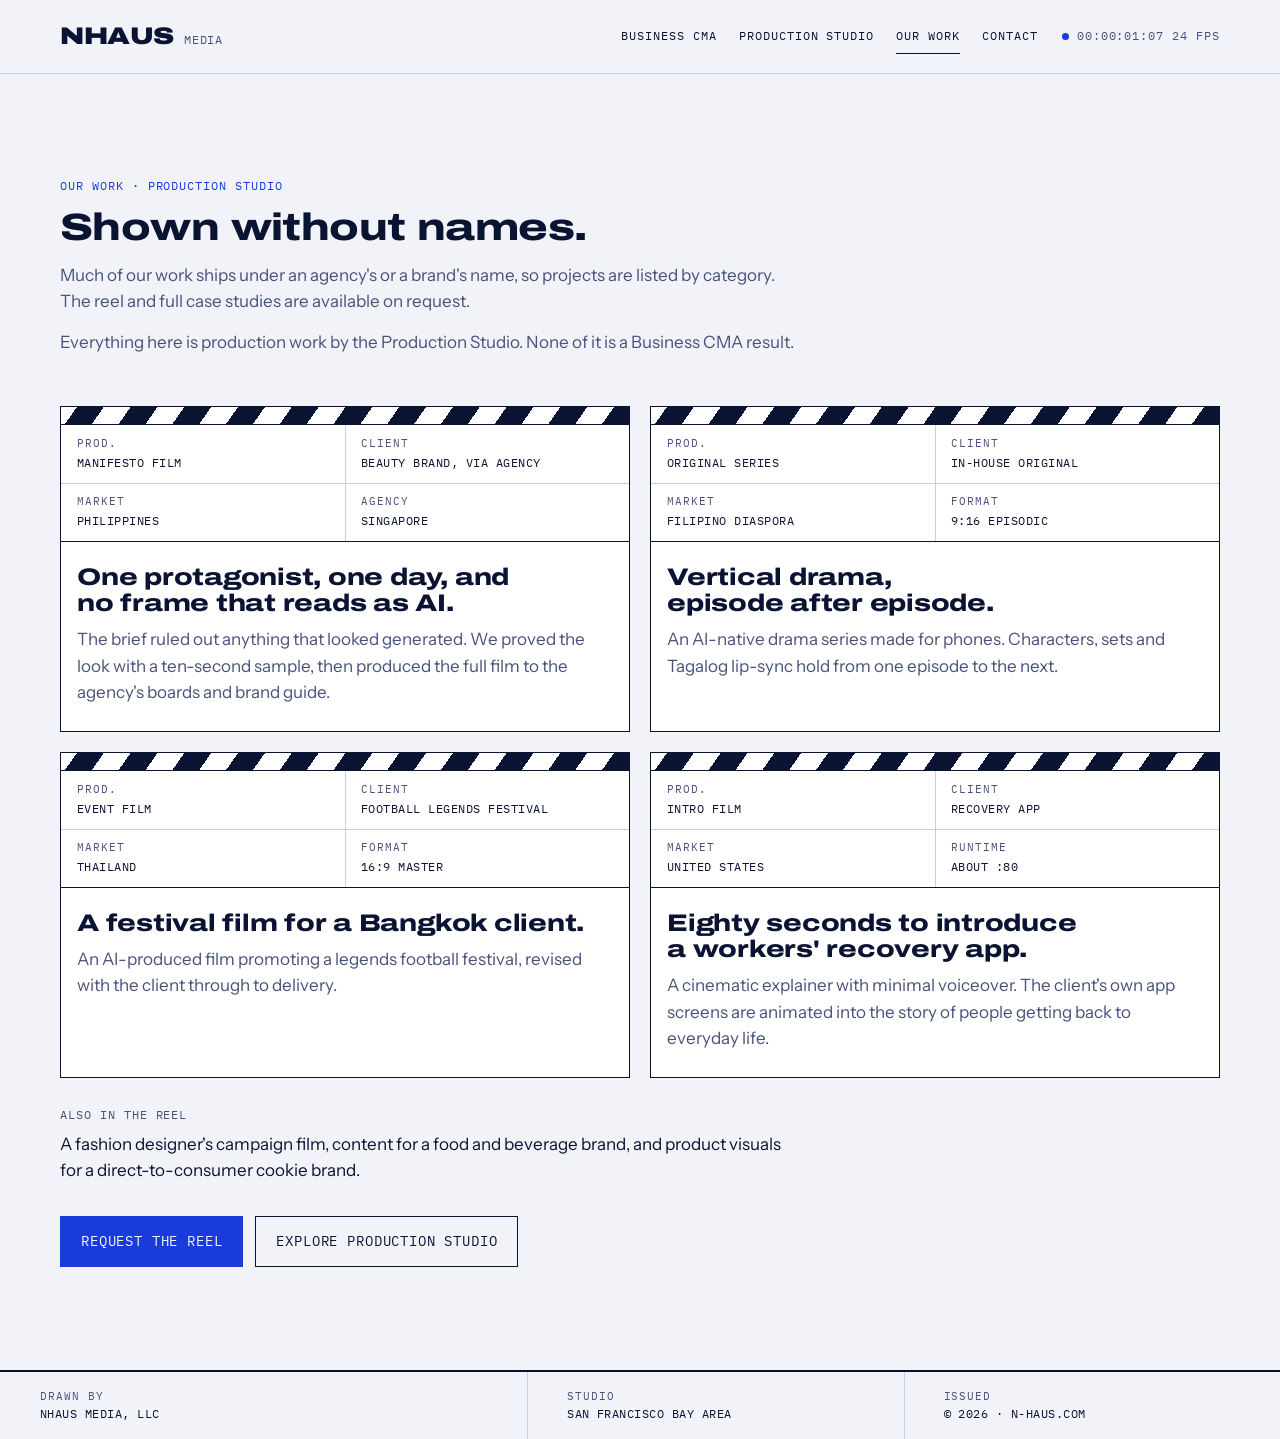
<file: work/index.html>
<!doctype html>
<html lang="en">
<head>
<meta charset="utf-8">
<meta name="viewport" content="width=device-width, initial-scale=1, viewport-fit=cover">
<title>Our Work | NHAUS Production Studio</title>
<meta name="description" content="Selected production work from the NHAUS Production Studio: films, series and campaigns for agencies and brands, listed by category.">
<link rel="canonical" href="https://www.n-haus.com/work/">
<meta property="og:type" content="website">
<meta property="og:site_name" content="NHAUS">
<meta property="og:title" content="Our Work | NHAUS Production Studio">
<meta property="og:description" content="Selected production work from the NHAUS Production Studio: films, series and campaigns for agencies and brands, listed by category.">
<meta property="og:url" content="https://www.n-haus.com/work/">
<meta name="theme-color" content="#1A3BDB">
<link rel="icon" href="../favicon.svg" type="image/svg+xml">
<link rel="preload" href="../fonts/archivo.woff2" as="font" type="font/woff2" crossorigin>
<link rel="stylesheet" href="../site.css">
</head>
<body data-page="work">
<a class="skip mono" href="#top">Skip to content</a>
<header class="top">
  <div class="wrap">
    <a class="mark" href="../" aria-label="NHAUS, home">
      <b>NHAUS</b><span class="mono">Media</span>
    </a>
    <nav class="nav mono" aria-label="Primary">
      <a href="../business-cma/">Business CMA</a>
      <a href="../production-studio/">Production Studio</a>
      <a href="../work/" aria-current="page">Our Work</a>
      <a href="../contact/">Contact</a>
    </nav>
    <div class="tc mono" aria-hidden="true"><i></i><span id="timecode">00:00:00:00</span><span>24 fps</span></div>
  </div>
</header>

<main id="top">
  <section class="section" id="work">
    <div class="wrap">
      <div class="section-head">
        <p class="mono eyebrow">Our work · Production Studio</p>
        <h1 class="display">Shown without names.</h1>
        <p class="muted">Much of our work ships under an agency's or a brand's name, so projects are listed by category. The reel and full case studies are available on request.</p>
        <p class="muted">Everything here is production work by the Production Studio. None of it is a Business CMA result.</p>
      </div>

      <div class="slates">
        <article class="slate">
          <div class="sticks" aria-hidden="true"></div>
          <dl class="mono">
            <div><dt>Prod.</dt><dd>Manifesto film</dd></div>
            <div><dt>Client</dt><dd>Beauty brand, via agency</dd></div>
            <div><dt>Market</dt><dd>Philippines</dd></div>
            <div><dt>Agency</dt><dd>Singapore</dd></div>
          </dl>
          <div class="slate-body">
            <h2>One protagonist, one day, and no frame that reads as AI.</h2>
            <p>The brief ruled out anything that looked generated. We proved the look with a ten-second sample, then produced the full film to the agency's boards and brand guide.</p>
          </div>
        </article>

        <article class="slate">
          <div class="sticks" aria-hidden="true"></div>
          <dl class="mono">
            <div><dt>Prod.</dt><dd>Original series</dd></div>
            <div><dt>Client</dt><dd>In-house original</dd></div>
            <div><dt>Market</dt><dd>Filipino diaspora</dd></div>
            <div><dt>Format</dt><dd>9:16 episodic</dd></div>
          </dl>
          <div class="slate-body">
            <h2>Vertical drama, episode after episode.</h2>
            <p>An AI-native drama series made for phones. Characters, sets and Tagalog lip-sync hold from one episode to the next.</p>
          </div>
        </article>

        <article class="slate">
          <div class="sticks" aria-hidden="true"></div>
          <dl class="mono">
            <div><dt>Prod.</dt><dd>Event film</dd></div>
            <div><dt>Client</dt><dd>Football legends festival</dd></div>
            <div><dt>Market</dt><dd>Thailand</dd></div>
            <div><dt>Format</dt><dd>16:9 master</dd></div>
          </dl>
          <div class="slate-body">
            <h2>A festival film for a Bangkok client.</h2>
            <p>An AI-produced film promoting a legends football festival, revised with the client through to delivery.</p>
          </div>
        </article>

        <article class="slate">
          <div class="sticks" aria-hidden="true"></div>
          <dl class="mono">
            <div><dt>Prod.</dt><dd>Intro film</dd></div>
            <div><dt>Client</dt><dd>Recovery app</dd></div>
            <div><dt>Market</dt><dd>United States</dd></div>
            <div><dt>Runtime</dt><dd>About :80</dd></div>
          </dl>
          <div class="slate-body">
            <h2>Eighty seconds to introduce a workers' recovery app.</h2>
            <p>A cinematic explainer with minimal voiceover. The client's own app screens are animated into the story of people getting back to everyday life.</p>
          </div>
        </article>
      </div>

      <div class="also">
        <p class="mono muted">Also in the reel</p>
        <p>A fashion designer's campaign film, content for a food and beverage brand, and product visuals for a direct-to-consumer cookie brand.</p>
      </div>

      <div class="actions" style="margin-top:32px">
        <a class="btn solid" href="mailto:hello@n-haus.com?subject=Reel%20and%20case%20studies">Request the reel</a>
        <a class="btn" href="../production-studio/">Explore Production Studio</a>
      </div>
    </div>
  </section>
</main>

<footer class="foot">
  <div class="foot-grid mono">
    <div><span class="k">Drawn by</span><span class="v">NHAUS MEDIA, LLC</span></div>
    <div><span class="k">Studio</span><span class="v">San Francisco Bay Area</span></div>
    <div><span class="k">Issued</span><span class="v">© 2026 · n-haus.com</span></div>
  </div>
</footer>

<script src="../site.js"></script>
</body>
</html>
</file>
<file: site.css>
@font-face { font-family: "Archivo"; src: url("fonts/archivo.woff2") format("woff2"); font-weight: 100 900; font-stretch: 62% 125%; font-style: normal; font-display: swap; }
@font-face { font-family: "Instrument Sans"; src: url("fonts/instrument-sans.woff2") format("woff2"); font-weight: 400 700; font-style: normal; font-display: swap; }
@font-face { font-family: "IBM Plex Mono"; src: url("fonts/ibm-plex-mono-400.woff2") format("woff2"); font-weight: 400; font-style: normal; font-display: swap; }
@font-face { font-family: "IBM Plex Mono"; src: url("fonts/ibm-plex-mono-500.woff2") format("woff2"); font-weight: 500; font-style: normal; font-display: swap; }
img { max-width: 100%; }
[hidden] { display: none !important; }

/* Layout concept: the site is an architect's drawing set for a production house.
   A cool paper ground, one cyanotype-blue sheet per key moment, frames drawn to scale,
   a schedule instead of feature cards, a title block instead of a footer. */
:root {
  --paper: #F1F3F8;
  --sheet: #FFFFFF;
  --ink: #0B1333;
  --ink-2: #48527A;
  --rule: #C8CFE3;
  --accent: #1A3BDB;
  --band: #1A3BDB;
  --band-grid: #2B4AE4;
  --band-line: #9DAEF8;
  --on-band: #F4F6FF;
  --on-band-2: #C9D2FA;

  --f-display: "Archivo", "Arial Black", "Helvetica Neue", Arial, sans-serif;
  --f-body: "Instrument Sans", "Helvetica Neue", Helvetica, Arial, sans-serif;
  --f-mono: "IBM Plex Mono", ui-monospace, "SF Mono", Menlo, Consolas, monospace;

  --t-xs: 0.75rem;
  --t-sm: 0.875rem;
  --t-base: 1.0625rem;
  --t-lg: 1.3125rem;
  --t-xl: clamp(1.6rem, 1.6vw + 1.1rem, 2.4rem);
  --t-hero: clamp(2.1rem, 3.6vw + 1rem, 4rem);

  --gutter: clamp(16px, 4vw, 40px);
  --section: clamp(56px, 8vw, 112px);
}
@media (prefers-color-scheme: dark) {
  :root:not([data-theme="light"]) {
    --paper: #080C1E;
    --sheet: #0E1430;
    --ink: #E8ECFA;
    --ink-2: #9AA5CB;
    --rule: #252F59;
    --accent: #8CA1FF;
    --band: #1A3BDB;
    --band-grid: #2B4AE4;
    --band-line: #9DAEF8;
    --on-band: #F4F6FF;
    --on-band-2: #C9D2FA;
    color-scheme: dark;
  }
}
:root[data-theme="dark"] {
  --paper: #080C1E;
  --sheet: #0E1430;
  --ink: #E8ECFA;
  --ink-2: #9AA5CB;
  --rule: #252F59;
  --accent: #8CA1FF;
  --band: #1A3BDB;
  --band-grid: #2B4AE4;
  --band-line: #9DAEF8;
  --on-band: #F4F6FF;
  --on-band-2: #C9D2FA;
  color-scheme: dark;
}

*, *::before, *::after { box-sizing: border-box; }
html { scroll-behavior: smooth; }
body {
  margin: 0;
  background: var(--paper);
  color: var(--ink);
  font-family: var(--f-body);
  font-size: var(--t-base);
  line-height: 1.55;
  -webkit-font-smoothing: antialiased;
}
a { color: inherit; }
:focus-visible { outline: 2px solid var(--accent); outline-offset: 3px; }
p { margin: 0; }
h1, h2, h3 { margin: 0; text-wrap: balance; }

.wrap {
  max-width: 1240px;
  margin-inline: auto;
  padding-inline: var(--gutter);
}

/* ---------- shared type roles ---------- */
.mono {
  font-family: var(--f-mono);
  font-size: var(--t-xs);
  letter-spacing: 0.08em;
  text-transform: uppercase;
}
.display {
  font-family: var(--f-display);
  font-stretch: 125%;
  font-variation-settings: "wdth" 125;
  font-weight: 800;
  line-height: 1.02;
  letter-spacing: -0.015em;
}
.eyebrow { color: var(--accent); }
.lede { font-size: var(--t-lg); line-height: 1.45; max-width: 34em; }
.muted { color: var(--ink-2); }

/* ---------- header ---------- */
.top {
  border-bottom: 1px solid var(--rule);
}
.top .wrap {
  display: flex;
  align-items: center;
  gap: 24px;
  padding-block: 18px;
  flex-wrap: wrap;
}
.mark {
  display: flex;
  align-items: baseline;
  gap: 10px;
  text-decoration: none;
  margin-right: auto;
}
.mark b {
  font-family: var(--f-display);
  font-stretch: 125%;
  font-variation-settings: "wdth" 125;
  font-weight: 900;
  font-size: 1.5rem;
  letter-spacing: -0.02em;
}
.mark span { color: var(--ink-2); }
/* Four destinations; they wrap to a second line on narrow screens rather than scroll out of view. */
.nav {
  display: flex;
  gap: 2px 22px;
  flex-wrap: wrap;
  min-width: 0;
  max-width: 100%;
}
.nav a { white-space: nowrap; }
.nav a { text-decoration: none; padding-block: 8px; border-bottom: 1px solid transparent; }
.nav a:hover { border-bottom-color: var(--accent); color: var(--accent); }
.nav a[aria-current="page"] { border-bottom-color: var(--ink); }
.skip {
  position: absolute;
  left: var(--gutter);
  top: -100px;
  z-index: 10;
  padding: 10px 14px;
  background: var(--ink);
  color: var(--paper);
  text-decoration: none;
}
.skip:focus { top: 8px; }
.tc {
  display: none;
  align-items: center;
  gap: 8px;
  color: var(--ink-2);
  font-variant-numeric: tabular-nums;
}
.tc i { width: 7px; height: 7px; border-radius: 50%; background: var(--accent); display: block; }
@media (min-width: 900px) { .tc { display: flex; } }

/* ---------- hero ---------- */
.hero { padding-block: clamp(36px, 6vw, 80px) clamp(40px, 5vw, 72px); }
.hero-grid {
  display: grid;
  gap: clamp(32px, 5vw, 64px);
  align-items: center;
}
@media (min-width: 1000px) {
  .hero-grid { grid-template-columns: minmax(0, 1.05fr) minmax(0, 1fr); }
}
.hero-copy { display: flex; flex-direction: column; gap: 24px; min-width: 0; }
.hero h1 { font-size: var(--t-hero); overflow-wrap: anywhere; }
.hero h1 em { font-style: normal; color: var(--accent); }
.actions { display: flex; flex-wrap: wrap; gap: 12px; margin-top: 8px; }
.btn {
  display: inline-flex;
  align-items: center;
  gap: 10px;
  padding: 14px 20px;
  font-family: var(--f-mono);
  font-size: var(--t-sm);
  letter-spacing: 0.06em;
  text-transform: uppercase;
  text-decoration: none;
  border: 1px solid var(--ink);
  background: transparent;
  color: var(--ink);
  cursor: pointer;
  transition: transform 0.15s ease, background-color 0.15s ease, color 0.15s ease;
}
.btn:hover { background: var(--ink); color: var(--paper); }
.btn.solid { background: var(--band); border-color: var(--band); color: var(--on-band); }
.btn.solid:hover { transform: translateY(-2px); background: var(--band); color: var(--on-band); }

/* blueprint sheet */
.blueprint {
  background-color: var(--band);
  background-image:
    linear-gradient(var(--band-grid) 1px, transparent 1px),
    linear-gradient(90deg, var(--band-grid) 1px, transparent 1px);
  background-size: 24px 24px;
  color: var(--on-band);
  min-width: 0;
}
.blueprint svg { display: block; width: 100%; height: auto; }
.bp-line { fill: none; stroke: var(--on-band); stroke-width: 1.5; }
.bp-thin { fill: none; stroke: var(--band-line); stroke-width: 1; }
.bp-ratio {
  fill: var(--on-band);
  font-family: var(--f-display);
  font-stretch: 125%;
  font-variation-settings: "wdth" 125;
  font-weight: 800;
  font-size: 25px;
}
.bp-label { fill: var(--on-band); font-family: var(--f-mono); font-size: 12px; letter-spacing: 0.06em; }
.bp-dim { fill: var(--on-band-2); font-family: var(--f-mono); font-size: 11px; letter-spacing: 0.04em; }
.titleblock {
  overflow: hidden;
  display: grid;
  grid-template-columns: repeat(2, minmax(0, 1fr));
  border-top: 1px solid var(--band-line);
}
@media (min-width: 560px) { .titleblock { grid-template-columns: repeat(4, minmax(0, 1fr)); } }
.titleblock div {
  padding: 10px 14px;
  border-right: 1px solid var(--band-line);
  border-bottom: 1px solid var(--band-line);
  margin: 0 -1px -1px 0;
  min-width: 0;
}
.titleblock dt, .tb-k { color: var(--on-band-2); display: block; font-size: 0.6875rem; }
.tb-v { display: block; font-size: var(--t-xs); letter-spacing: 0.04em; }

/* markets line */
.markets {
  display: flex;
  flex-wrap: wrap;
  gap: 8px 28px;
  padding-block: 18px;
  border-top: 1px solid var(--rule);
  border-bottom: 1px solid var(--rule);
  color: var(--ink-2);
}
.markets b { color: var(--ink); font-weight: 500; }

/* ---------- sections ---------- */
.section { padding-block: var(--section); }
.section-head {
  display: grid;
  gap: 14px;
  margin-bottom: clamp(28px, 4vw, 52px);
  max-width: 46rem;
}
.section-head h1, .section-head h2 { font-size: var(--t-xl); }

/* schedule of capabilities */
.schedule { border-top: 2px solid var(--ink); }
.row {
  display: grid;
  gap: 6px 32px;
  padding-block: 22px;
  border-bottom: 1px solid var(--rule);
  align-items: baseline;
}
@media (min-width: 820px) {
  .row { grid-template-columns: minmax(0, 0.9fr) minmax(0, 1.6fr) minmax(0, 0.8fr); }
}
.row h3 {
  font-family: var(--f-display);
  font-stretch: 125%;
  font-variation-settings: "wdth" 125;
  font-weight: 700;
  font-size: var(--t-lg);
  letter-spacing: -0.01em;
}
.row p { max-width: 38em; min-width: 0; }
.row .spec { color: var(--ink-2); }
.row-head { padding-block: 10px; color: var(--ink-2); display: none; }
@media (min-width: 820px) { .row-head { display: grid; } }

/* work slates */
.slates { display: grid; gap: 20px; }
@media (min-width: 780px) { .slates { grid-template-columns: repeat(2, minmax(0, 1fr)); } }
.slate {
  background: var(--sheet);
  border: 1px solid var(--ink);
  display: flex;
  flex-direction: column;
  min-width: 0;
}
.sticks {
  height: 18px;
  background: repeating-linear-gradient(-55deg, var(--ink) 0 22px, var(--sheet) 22px 44px);
  border-bottom: 1px solid var(--ink);
}
.slate dl {
  overflow: hidden;
  margin: 0;
  display: grid;
  grid-template-columns: repeat(2, minmax(0, 1fr));
  border-bottom: 1px solid var(--ink);
}
.slate dl div { padding: 10px 16px; border-right: 1px solid var(--rule); border-bottom: 1px solid var(--rule); margin: 0 -1px -1px 0; min-width: 0; }
.slate dt { color: var(--ink-2); font-size: 0.6875rem; }
.slate dd { margin: 2px 0 0; font-size: var(--t-xs); letter-spacing: 0.04em; }
.slate-body { padding: 22px 16px 26px; display: grid; gap: 10px; }
.slate-body h2, .slate-body h3 {
  font-family: var(--f-display);
  font-stretch: 125%;
  font-variation-settings: "wdth" 125;
  font-weight: 800;
  font-size: 1.5rem;
  line-height: 1.1;
  letter-spacing: -0.01em;
}
.slate-body p { color: var(--ink-2); max-width: 36em; }
.also { margin-top: 28px; display: grid; gap: 6px; max-width: 46rem; }

/* process */
.steps {
  list-style: none;
  margin: 0;
  padding: 0;
  display: grid;
  border-top: 2px solid var(--ink);
}
.steps li {
  display: grid;
  grid-template-columns: 3.2rem minmax(0, 1fr);
  gap: 4px 16px;
  padding-block: 20px;
  border-bottom: 1px solid var(--rule);
  min-width: 0;
}
.steps .n { color: var(--accent); font-size: var(--t-sm); padding-top: 4px; }
.steps h3 { font-family: var(--f-display); font-stretch: 125%; font-variation-settings: "wdth" 125; font-weight: 700; font-size: var(--t-lg); }
.steps p { grid-column: 2; color: var(--ink-2); max-width: 40em; }
@media (min-width: 1040px) {
  .steps { grid-template-columns: repeat(5, minmax(0, 1fr)); gap: 0 24px; }
  .steps li { grid-template-columns: minmax(0, 1fr); border-bottom: 0; align-content: start; gap: 8px; }
  .steps p { grid-column: 1; }
}

/* agencies band */
.band {
  background-color: var(--band);
  background-image:
    linear-gradient(var(--band-grid) 1px, transparent 1px),
    linear-gradient(90deg, var(--band-grid) 1px, transparent 1px);
  background-size: 24px 24px;
  color: var(--on-band);
}
.band .eyebrow { color: var(--on-band-2); }
.band h2 { font-size: var(--t-xl); }
.band-grid { display: grid; gap: clamp(28px, 4vw, 56px); }
@media (min-width: 900px) { .band-grid { grid-template-columns: minmax(0, 1fr) minmax(0, 1.1fr); align-items: start; } }
.band-lead { display: grid; gap: 16px; }
.band-lead .band-say { color: var(--on-band-2); font-size: var(--t-lg); line-height: 1.45; max-width: 30em; }
.terms { margin: 0; display: grid; border-top: 1px solid var(--band-line); }
.terms div { padding-block: 18px; border-bottom: 1px solid var(--band-line); display: grid; gap: 4px; }
.terms dt { font-weight: 600; font-size: var(--t-lg); }
.terms dd { margin: 0; color: var(--on-band-2); max-width: 38em; }

/* rates */
.rates { display: grid; gap: clamp(24px, 4vw, 56px); }
@media (min-width: 900px) { .rates { grid-template-columns: minmax(0, 1fr) minmax(0, 1fr); } }
.rates p + p { margin-top: 14px; }
.menu { list-style: none; margin: 0; padding: 0; border-top: 2px solid var(--ink); }
.menu li {
  display: flex;
  justify-content: space-between;
  gap: 16px;
  padding-block: 12px;
  border-bottom: 1px solid var(--rule);
  font-size: var(--t-sm);
  letter-spacing: 0.04em;
}
.menu li span:last-child { color: var(--ink-2); text-align: right; }

/* contact */
.contact { padding-block: var(--section); border-top: 1px solid var(--rule); }
.contact-grid { display: grid; gap: clamp(28px, 4vw, 56px); align-items: end; }
@media (min-width: 900px) { .contact-grid { grid-template-columns: minmax(0, 1.2fr) minmax(0, 1fr); } }
.contact h1, .contact h2 { font-size: var(--t-hero); }
.contact-copy { display: grid; gap: 20px; }
.mail {
  display: flex;
  flex-wrap: wrap;
  align-items: center;
  gap: 12px 16px;
}
.mail a {
  font-family: var(--f-display);
  font-stretch: 125%;
  font-variation-settings: "wdth" 125;
  font-weight: 700;
  font-size: clamp(1.25rem, 2vw + 0.8rem, 1.9rem);
  text-decoration-color: var(--accent);
  text-underline-offset: 6px;
  overflow-wrap: anywhere;
  user-select: all;
}
.btn.small { padding: 9px 14px; font-size: var(--t-xs); }

/* footer title block */
.foot { border-top: 2px solid var(--ink); overflow: hidden; }
.foot-grid { display: grid; grid-template-columns: repeat(2, minmax(0, 1fr)); }
.foot-grid div:first-child { grid-column: 1 / -1; }
@media (min-width: 820px) {
  .foot-grid { grid-template-columns: 1.4fr 1fr 1fr; }
  .foot-grid div:first-child { grid-column: auto; }
}
.foot-grid div { padding: 16px var(--gutter); border-right: 1px solid var(--rule); border-bottom: 1px solid var(--rule); margin: 0 -1px -1px 0; min-width: 0; }
.foot-grid .k { color: var(--ink-2); display: block; font-size: 0.6875rem; }
.foot-grid .v { display: block; font-size: var(--t-xs); letter-spacing: 0.04em; }

@media (prefers-reduced-motion: reduce) {
  html { scroll-behavior: auto; }
  .btn { transition: none; }
  .btn.solid:hover { transform: none; }
}

/* ---------- multi-page additions ---------- */
.bp-dot { fill: var(--on-band); }
.hero.plain .hero-grid { grid-template-columns: minmax(0, 1fr); }
.hero.plain .hero-copy { max-width: 52rem; }

/* status note: says plainly what is not open yet */
.note {
  border: 1px solid var(--ink);
  border-left-width: 6px;
  background: var(--sheet);
  padding: 16px 18px;
  display: grid;
  gap: 6px;
  max-width: 46rem;
}
.note .mono { color: var(--accent); }

/* text links inside copy */
.link { color: var(--accent); text-underline-offset: 4px; }
.band .link { color: var(--on-band); }
.prose { display: grid; gap: 14px; max-width: 46rem; }
.section.tight { padding-top: 0; }

/* two inquiry paths on the contact page */
.paths { display: grid; gap: 20px; }
@media (min-width: 780px) { .paths { grid-template-columns: repeat(2, minmax(0, 1fr)); } }
.path { background: var(--sheet); border: 1px solid var(--ink); padding: 22px 18px 24px; display: grid; gap: 12px; align-content: start; min-width: 0; }
.path h2 { font-family: var(--f-display); font-stretch: 125%; font-variation-settings: "wdth" 125; font-weight: 800; font-size: 1.5rem; line-height: 1.1; letter-spacing: -0.01em; }
.path p { color: var(--ink-2); }
.band .btn { border-color: var(--on-band); color: var(--on-band); }
.band .btn:hover { background: var(--on-band); color: var(--band); }
.band :focus-visible { outline-color: var(--on-band); }
</file>
